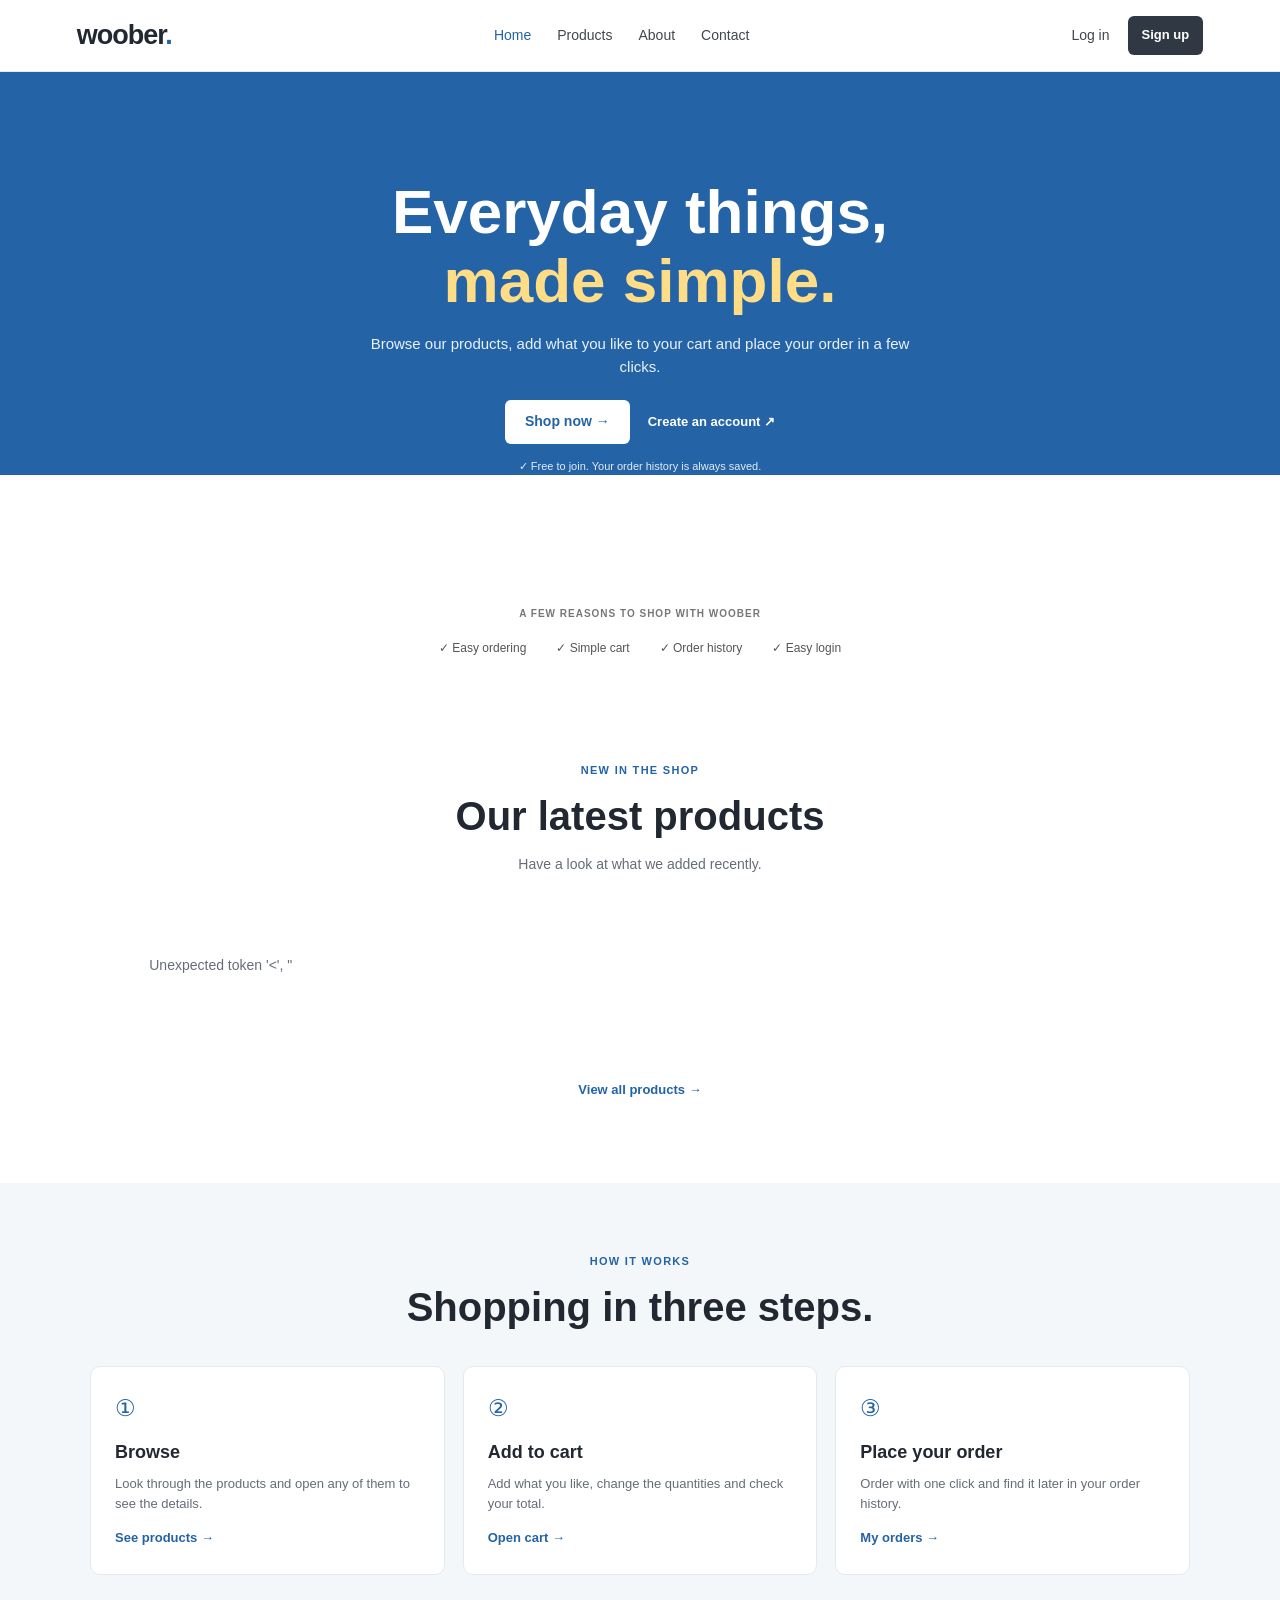
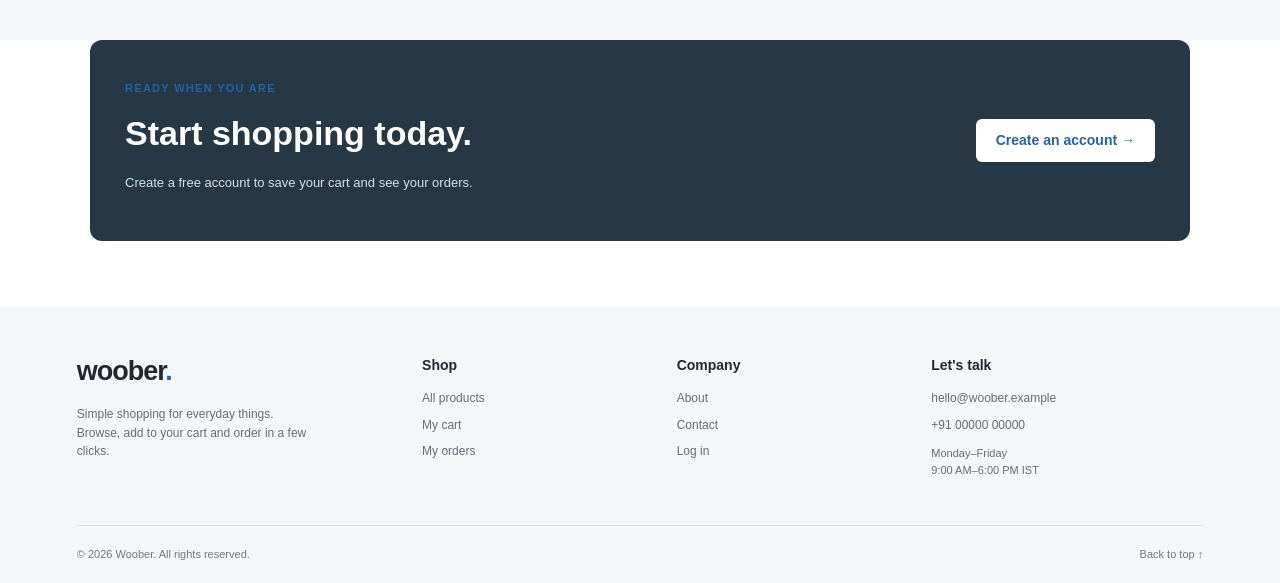
<file: Frontend/index.html>
<!DOCTYPE html>
<html lang="en">
<head>
  <meta charset="UTF-8">
  <meta name="viewport" content="width=device-width, initial-scale=1">
  <title>Woober — Simple online shopping</title>
  <link rel="stylesheet" href="common.css">
  <link rel="stylesheet" href="index.css">
  <link rel="stylesheet" href="user.css">
</head>
<body id="top">

  <header class="site-header">
    <a class="brand" href="index.html"><span class="brand-fallback">woober<span>.</span></span></a>
    <button class="menu-toggle" aria-label="Open navigation" aria-expanded="false">
      <span></span><span></span><span></span>
    </button>
    <nav class="main-nav"><a class="active" href="index.html">Home</a><a href="products.html">Products</a><a href="about.html">About</a><a href="contact.html">Contact</a></nav>
        <div class="header-actions"></div>
  </header>

  <main>
    <section class="home-hero">
      <div class="hero-inner">
        <span class="eyebrow">WELCOME TO WOOBER</span>
        <h1>Everyday things,<br><em>made simple.</em></h1>
        <p>Browse our products, add what you like to your cart and place your order in a few clicks.</p>
        <div class="hero-actions">
          <a class="button button-light" href="products.html">Shop now →</a>
          <a class="hero-link" href="register.html">Create an account ↗</a>
        </div>
        <small>✓ Free to join. Your order history is always saved.</small>
      </div>
    </section>

    <section class="home-trust">
      <b>A FEW REASONS TO SHOP WITH WOOBER</b>
      <div><span>✓ Easy ordering</span><span>✓ Simple cart</span><span>✓ Order history</span><span>✓ Easy login</span></div>
    </section>

    <section class="content-section section-wrap">
      <div class="section-title">
        <span class="section-kicker">NEW IN THE SHOP</span>
        <h2>Our latest products</h2>
        <p>Have a look at what we added recently.</p>
      </div>
      <div id="featured" class="item-grid"></div>
      <p id="pageMessage" class="form-message" aria-live="polite"></p>
      <p style="text-align:center"><a class="text-link" href="products.html">View all products →</a></p>
    </section>

    <section class="content-section muted-section">
      <div class="section-wrap">
        <div class="section-title">
          <span class="section-kicker">HOW IT WORKS</span>
          <h2>Shopping in three steps.</h2>
        </div>
        <div class="card-grid">
          <article class="info-card">
            <div class="info-icon">①</div>
            <h3>Browse</h3>
            <p>Look through the products and open any of them to see the details.</p>
            <a class="text-link" href="products.html">See products →</a>
          </article>
          <article class="info-card">
            <div class="info-icon">②</div>
            <h3>Add to cart</h3>
            <p>Add what you like, change the quantities and check your total.</p>
            <a class="text-link" href="cart.html">Open cart →</a>
          </article>
          <article class="info-card">
            <div class="info-icon">③</div>
            <h3>Place your order</h3>
            <p>Order with one click and find it later in your order history.</p>
            <a class="text-link" href="orders.html">My orders →</a>
          </article>
        </div>
      </div>
    </section>

    <section class="section-wrap home-cta">
      <div>
        <span class="section-kicker">READY WHEN YOU ARE</span>
        <h2>Start shopping today.</h2>
        <p>Create a free account to save your cart and see your orders.</p>
      </div>
      <a class="button button-light" href="register.html">Create an account →</a>
    </section>
  </main>

  <footer class="site-footer">
    <div class="footer-main">
      <div class="footer-brand-column">
        <a class="brand" href="index.html"><span class="brand-fallback">woober<span>.</span></span></a>
        <p>Simple shopping for everyday things. Browse, add to your cart and order in a few clicks.</p>
      </div>
      <div class="footer-column">
        <h3>Shop</h3>
        <a href="products.html">All products</a>
        <a href="cart.html">My cart</a>
        <a href="orders.html">My orders</a>
      </div>
      <div class="footer-column">
        <h3>Company</h3>
        <a href="about.html">About</a>
        <a href="contact.html">Contact</a>
        <a href="login.html">Log in</a>
      </div>
      <div class="footer-column footer-contact">
        <h3>Let's talk</h3>
        <a href="mailto:hello@woober.example">hello@woober.example</a>
        <a href="tel:+910000000000">+91 00000 00000</a>
        <p>Monday–Friday<br>9:00 AM–6:00 PM IST</p>
      </div>
    </div>
    <div class="footer-bottom">
      <p>© <span class="year"></span> Woober. All rights reserved.</p>
      <a href="#top">Back to top ↑</a>
    </div>
  </footer>

  <script src="JS/api.js"></script>
  <script src="JS/home.js"></script>
</body>
</html>
</file>
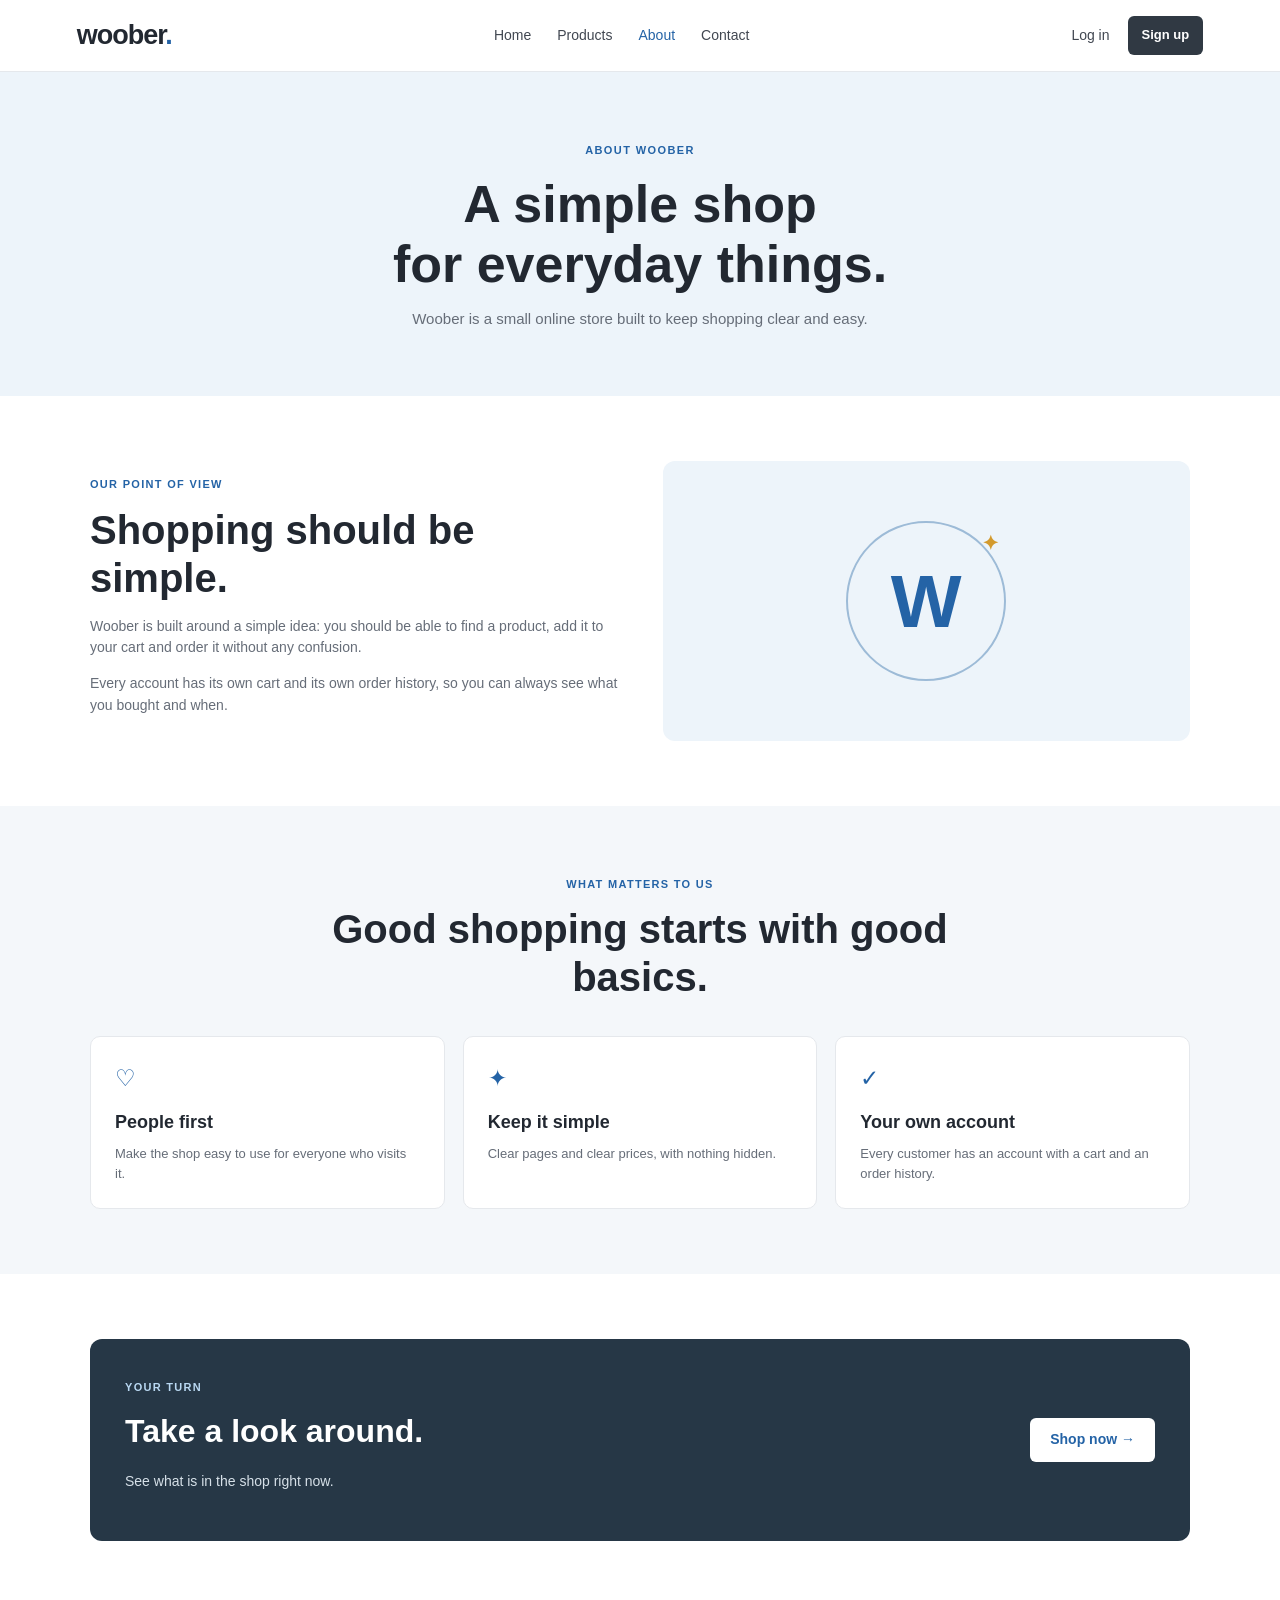
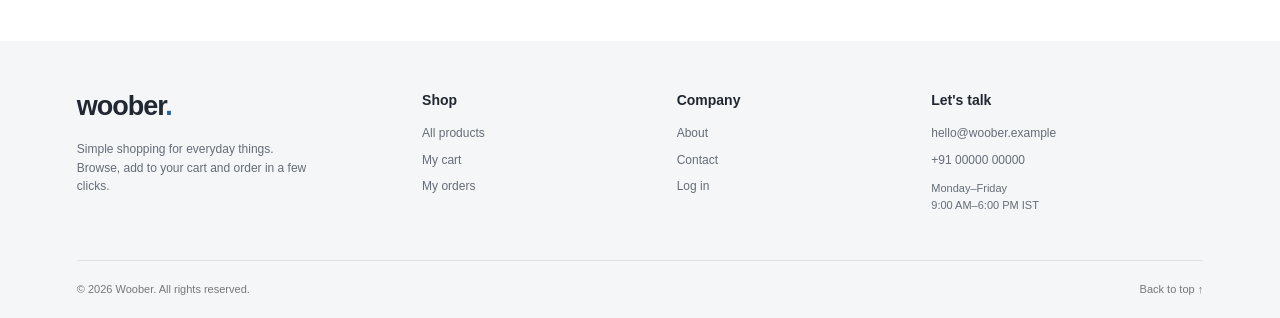
<file: Frontend/about.html>
<!DOCTYPE html>
<html lang="en">
<head>
  <meta charset="UTF-8">
  <meta name="viewport" content="width=device-width, initial-scale=1">
  <title>About — Woober</title>
  <link rel="stylesheet" href="common.css">
  <link rel="stylesheet" href="about.css">
</head>
<body id="top">

  <header class="site-header">
    <a class="brand" href="index.html"><span class="brand-fallback">woober<span>.</span></span></a>
    <button class="menu-toggle" aria-label="Open navigation" aria-expanded="false">
      <span></span><span></span><span></span>
    </button>
    <nav class="main-nav"><a href="index.html">Home</a><a href="products.html">Products</a><a class="active" href="about.html">About</a><a href="contact.html">Contact</a></nav>
        <div class="header-actions"></div>
  </header>

  <main>
    <section class="page-hero">
      <span class="eyebrow">ABOUT WOOBER</span>
      <h1>A simple shop<br>for everyday things.</h1>
      <p>Woober is a small online store built to keep shopping clear and easy.</p>
    </section>

    <section class="content-section section-wrap split-layout">
      <div>
        <span class="section-kicker">OUR POINT OF VIEW</span>
        <h2>Shopping should be simple.</h2>
        <p>Woober is built around a simple idea: you should be able to find a product, add it to your cart and order it without any confusion.</p>
        <p>Every account has its own cart and its own order history, so you can always see what you bought and when.</p>
      </div>
      <div class="visual-panel about-art">
        <div class="orbit">W<span>✦</span></div>
      </div>
    </section>

    <section class="content-section muted-section">
      <div class="section-wrap">
        <div class="section-title">
          <span class="section-kicker">WHAT MATTERS TO US</span>
          <h2>Good shopping starts with good basics.</h2>
        </div>
        <div class="card-grid">
          <article class="info-card">
            <div class="info-icon">♡</div>
            <h3>People first</h3>
            <p>Make the shop easy to use for everyone who visits it.</p>
          </article>
          <article class="info-card">
            <div class="info-icon">✦</div>
            <h3>Keep it simple</h3>
            <p>Clear pages and clear prices, with nothing hidden.</p>
          </article>
          <article class="info-card">
            <div class="info-icon">✓</div>
            <h3>Your own account</h3>
            <p>Every customer has an account with a cart and an order history.</p>
          </article>
        </div>
      </div>
    </section>

    <section class="content-section section-wrap">
      <div class="cta-panel">
        <div>
          <span class="section-kicker">YOUR TURN</span>
          <h2>Take a look around.</h2>
          <p>See what is in the shop right now.</p>
        </div>
        <a class="button button-light" href="products.html">Shop now →</a>
      </div>
    </section>
  </main>

  <footer class="site-footer">
    <div class="footer-main">
      <div class="footer-brand-column">
        <a class="brand" href="index.html"><span class="brand-fallback">woober<span>.</span></span></a>
        <p>Simple shopping for everyday things. Browse, add to your cart and order in a few clicks.</p>
      </div>
      <div class="footer-column">
        <h3>Shop</h3>
        <a href="products.html">All products</a>
        <a href="cart.html">My cart</a>
        <a href="orders.html">My orders</a>
      </div>
      <div class="footer-column">
        <h3>Company</h3>
        <a href="about.html">About</a>
        <a href="contact.html">Contact</a>
        <a href="login.html">Log in</a>
      </div>
      <div class="footer-column footer-contact">
        <h3>Let's talk</h3>
        <a href="mailto:hello@woober.example">hello@woober.example</a>
        <a href="tel:+910000000000">+91 00000 00000</a>
        <p>Monday–Friday<br>9:00 AM–6:00 PM IST</p>
      </div>
    </div>
    <div class="footer-bottom">
      <p>© <span class="year"></span> Woober. All rights reserved.</p>
      <a href="#top">Back to top ↑</a>
    </div>
  </footer>

  <script src="JS/api.js"></script>
</body>
</html>
</file>
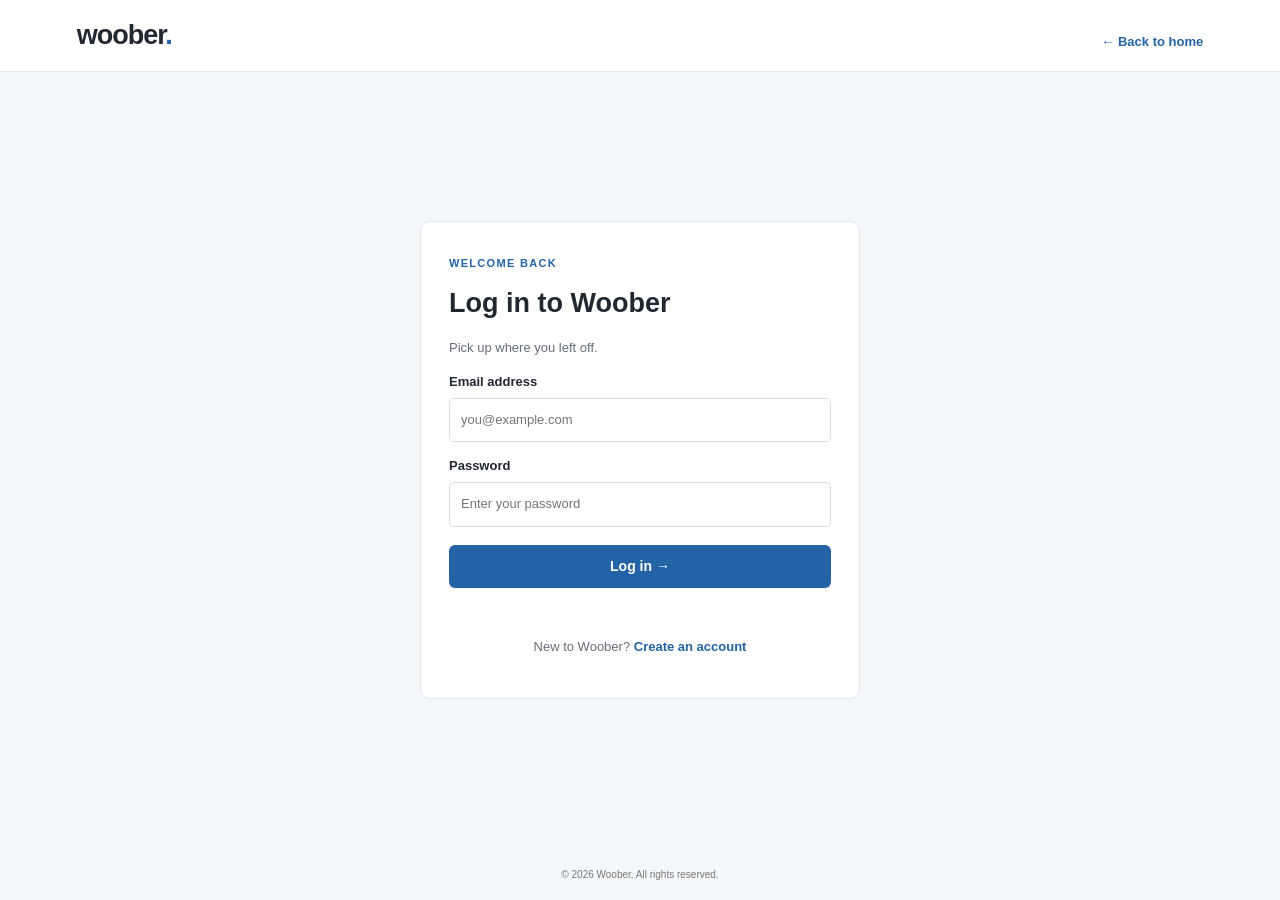
<file: Frontend/admin-orders.html>
<!DOCTYPE html>
<html lang="en">
<head>
  <meta charset="UTF-8">
  <meta name="viewport" content="width=device-width, initial-scale=1">
  <title>All orders — Woober</title>
  <link rel="stylesheet" href="common.css">
  <link rel="stylesheet" href="user.css">
</head>
<body class="user-page" id="top">

  <header class="site-header">
    <a class="brand" href="index.html"><span class="brand-fallback">woober<span>.</span></span></a>
    <button class="menu-toggle" aria-label="Open navigation" aria-expanded="false">
      <span></span><span></span><span></span>
    </button>
    <nav class="main-nav"><a href="index.html">Home</a><a href="products.html">Products</a><a href="about.html">About</a><a href="contact.html">Contact</a></nav>
        <div class="header-actions"></div>
  </header>

  <main>
    <section class="user-hero">
      <div class="section-wrap">
        <span class="eyebrow">ADMIN</span>
        <h1>Customer orders</h1>
        <p>Every order placed in the shop.</p>
      </div>
    </section>

    <div class="section-wrap user-main">
      <div class="panel-head" style="margin-bottom:14px">
        <span id="count" class="chip"></span>
      </div>
      <p id="pageMessage" class="form-message" aria-live="polite"></p>
      <div id="orderList"><p class="empty">Loading...</p></div>
    </div>
  </main>

  <footer class="site-footer">
    <div class="footer-bottom">
      <p>© <span class="year"></span> Woober. All rights reserved.</p>
      <a href="index.html">Back to home ↑</a>
    </div>
  </footer>

  <script src="JS/api.js"></script>
  <script src="JS/admin-orders.js"></script>
</body>
</html>
</file>
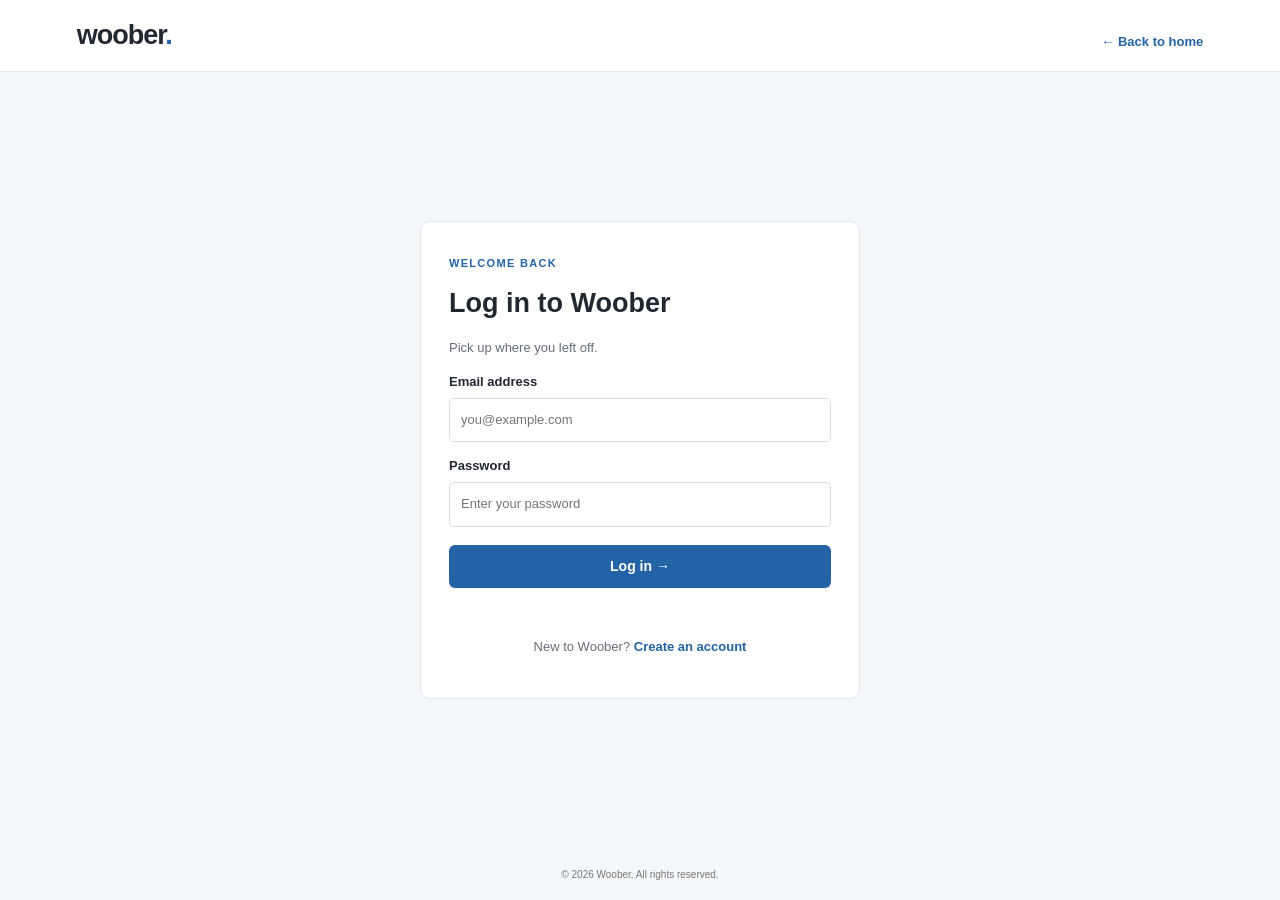
<file: Frontend/admin-products.html>
<!DOCTYPE html>
<html lang="en">
<head>
  <meta charset="UTF-8">
  <meta name="viewport" content="width=device-width, initial-scale=1">
  <title>Manage products — Woober</title>
  <link rel="stylesheet" href="common.css">
  <link rel="stylesheet" href="user.css">
</head>
<body class="user-page" id="top">

  <header class="site-header">
    <a class="brand" href="index.html"><span class="brand-fallback">woober<span>.</span></span></a>
    <button class="menu-toggle" aria-label="Open navigation" aria-expanded="false">
      <span></span><span></span><span></span>
    </button>
    <nav class="main-nav"><a href="index.html">Home</a><a href="products.html">Products</a><a href="about.html">About</a><a href="contact.html">Contact</a></nav>
        <div class="header-actions"></div>
  </header>

  <main>
    <section class="user-hero">
      <div class="section-wrap">
        <span class="eyebrow">ADMIN</span>
        <h1>Manage products</h1>
        <p>Add new products, edit their details or remove them.</p>
      </div>
    </section>

    <div class="section-wrap user-main">
      <div class="manage-layout">

                <form class="form-card" id="productForm">
          <span class="section-kicker" id="formKicker">ADD NEW PRODUCT</span>

          <label for="name">Name</label>
          <input id="name" required maxlength="100" placeholder="e.g. Linen summer shirt">

          <label for="price">Price (₹)</label>
          <input id="price" type="number" required min="0" step="0.01" placeholder="e.g. 799">

          <label for="stock">Stock (how many in the shop)</label>
          <input id="stock" type="number" required min="0" step="1" placeholder="e.g. 20">

          <label for="description">Description</label>
          <textarea id="description" maxlength="1000" placeholder="Describe this product"></textarea>

          <label for="imageUrl">Image link (paste a web address, optional)</label>
          <input id="imageUrl" placeholder="https://example.com/photo.jpg">

          <div class="form-actions">
            <button class="button button-blue" type="submit" id="submitBtn">Add product</button>
            <button class="button button-outline" type="button" id="cancelBtn" hidden>Cancel</button>
          </div>
          <p class="form-message" id="formMessage" aria-live="polite"></p>
        </form>

                <section class="panel">
          <div class="panel-head">
            <h2>All products</h2>
            <span id="count" class="chip"></span>
          </div>
          <div id="list"></div>
        </section>

      </div>
    </div>
  </main>

  <footer class="site-footer">
    <div class="footer-bottom">
      <p>© <span class="year"></span> Woober. All rights reserved.</p>
      <a href="index.html">Back to home ↑</a>
    </div>
  </footer>

  <script src="JS/api.js"></script>
  <script src="JS/admin-products.js"></script>
</body>
</html>
</file>
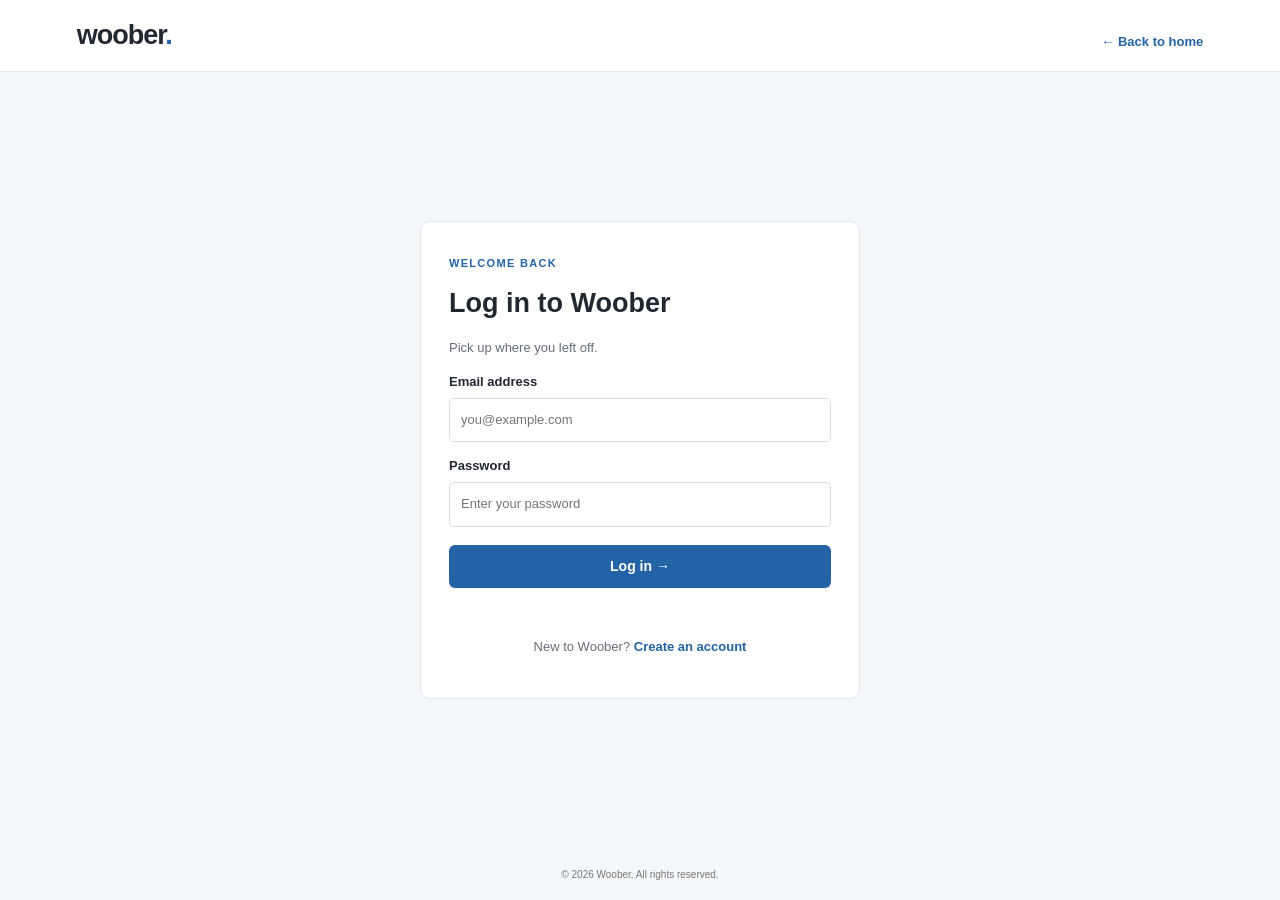
<file: Frontend/cart.html>
<!DOCTYPE html>
<html lang="en">
<head>
  <meta charset="UTF-8">
  <meta name="viewport" content="width=device-width, initial-scale=1">
  <title>My cart — Woober</title>
  <link rel="stylesheet" href="common.css">
  <link rel="stylesheet" href="user.css">
</head>
<body class="user-page" id="top">

  <header class="site-header">
    <a class="brand" href="index.html"><span class="brand-fallback">woober<span>.</span></span></a>
    <button class="menu-toggle" aria-label="Open navigation" aria-expanded="false">
      <span></span><span></span><span></span>
    </button>
    <nav class="main-nav"><a href="index.html">Home</a><a href="products.html">Products</a><a href="about.html">About</a><a href="contact.html">Contact</a></nav>
        <div class="header-actions"></div>
  </header>

  <main>
    <section class="user-hero">
      <div class="section-wrap">
        <span class="eyebrow">SHOPPING CART</span>
        <h1>My cart</h1>
        <p>Check your items, then place your order.</p>
      </div>
    </section>

    <div class="section-wrap user-main">
      <p id="pageMessage" class="form-message" aria-live="polite"></p>
      <div class="cart-layout">
        <section class="panel">
          <h2>Items</h2>
          <div id="cartList"><p class="empty">Loading...</p></div>
        </section>
        <aside class="panel cart-summary" id="summary" hidden>
          <h2>Order summary</h2>
          <p class="summary-line"><span>Items</span><span id="itemCount"></span></p>
          <p class="summary-line total-line"><span>Total</span><span id="total"></span></p>
          <button class="button" id="orderBtn" type="button">Place order</button>
          <a class="text-link" href="products.html">Continue shopping</a>
        </aside>
      </div>
    </div>
  </main>

  <footer class="site-footer">
    <div class="footer-bottom">
      <p>© <span class="year"></span> Woober. All rights reserved.</p>
      <a href="index.html">Back to home ↑</a>
    </div>
  </footer>

  <script src="JS/api.js"></script>
  <script src="JS/cart.js"></script>
</body>
</html>
</file>
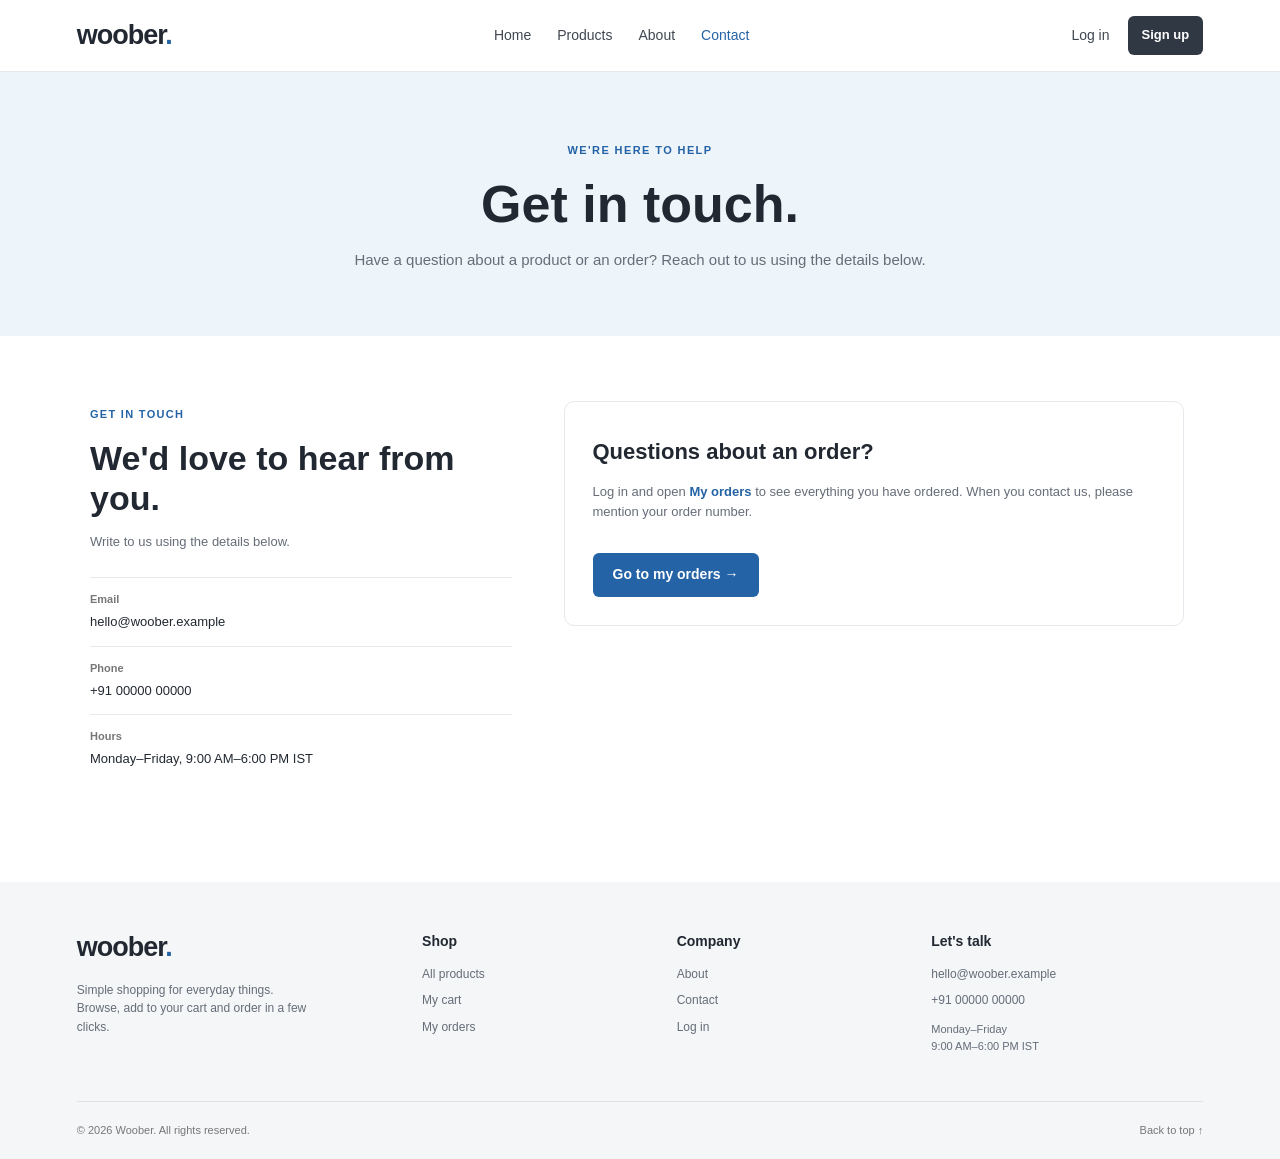
<file: Frontend/contact.html>
<!DOCTYPE html>
<html lang="en">
<head>
  <meta charset="UTF-8">
  <meta name="viewport" content="width=device-width, initial-scale=1">
  <title>Contact — Woober</title>
  <link rel="stylesheet" href="common.css">
  <link rel="stylesheet" href="contact.css">
</head>
<body id="top">

  <header class="site-header">
    <a class="brand" href="index.html"><span class="brand-fallback">woober<span>.</span></span></a>
    <button class="menu-toggle" aria-label="Open navigation" aria-expanded="false">
      <span></span><span></span><span></span>
    </button>
    <nav class="main-nav"><a href="index.html">Home</a><a href="products.html">Products</a><a href="about.html">About</a><a class="active" href="contact.html">Contact</a></nav>
        <div class="header-actions"></div>
  </header>

  <main>
    <section class="page-hero">
      <span class="eyebrow">WE'RE HERE TO HELP</span>
      <h1>Get in touch.</h1>
      <p>Have a question about a product or an order? Reach out to us using the details below.</p>
    </section>

    <section class="content-section section-wrap contact-layout">
      <div class="contact-info">
        <span class="section-kicker">GET IN TOUCH</span>
        <h2>We'd love to hear from you.</h2>
        <p>Write to us using the details below.</p>
        <div class="contact-detail"><b>Email</b><a href="mailto:hello@woober.example">hello@woober.example</a></div>
        <div class="contact-detail"><b>Phone</b><a href="tel:+910000000000">+91 00000 00000</a></div>
        <div class="contact-detail"><b>Hours</b><span>Monday–Friday, 9:00 AM–6:00 PM IST</span></div>
      </div>
      <div class="form-card">
        <h2>Questions about an order?</h2>
        <p style="font-size:13px;color:var(--muted)">Log in and open <a href="orders.html" style="color:var(--blue);font-weight:600">My orders</a> to see everything you have ordered. When you contact us, please mention your order number.</p>
        <a class="button" href="orders.html">Go to my orders →</a>
      </div>
    </section>
  </main>

  <footer class="site-footer">
    <div class="footer-main">
      <div class="footer-brand-column">
        <a class="brand" href="index.html"><span class="brand-fallback">woober<span>.</span></span></a>
        <p>Simple shopping for everyday things. Browse, add to your cart and order in a few clicks.</p>
      </div>
      <div class="footer-column">
        <h3>Shop</h3>
        <a href="products.html">All products</a>
        <a href="cart.html">My cart</a>
        <a href="orders.html">My orders</a>
      </div>
      <div class="footer-column">
        <h3>Company</h3>
        <a href="about.html">About</a>
        <a href="contact.html">Contact</a>
        <a href="login.html">Log in</a>
      </div>
      <div class="footer-column footer-contact">
        <h3>Let's talk</h3>
        <a href="mailto:hello@woober.example">hello@woober.example</a>
        <a href="tel:+910000000000">+91 00000 00000</a>
        <p>Monday–Friday<br>9:00 AM–6:00 PM IST</p>
      </div>
    </div>
    <div class="footer-bottom">
      <p>© <span class="year"></span> Woober. All rights reserved.</p>
      <a href="#top">Back to top ↑</a>
    </div>
  </footer>

  <script src="JS/api.js"></script>
</body>
</html>
</file>
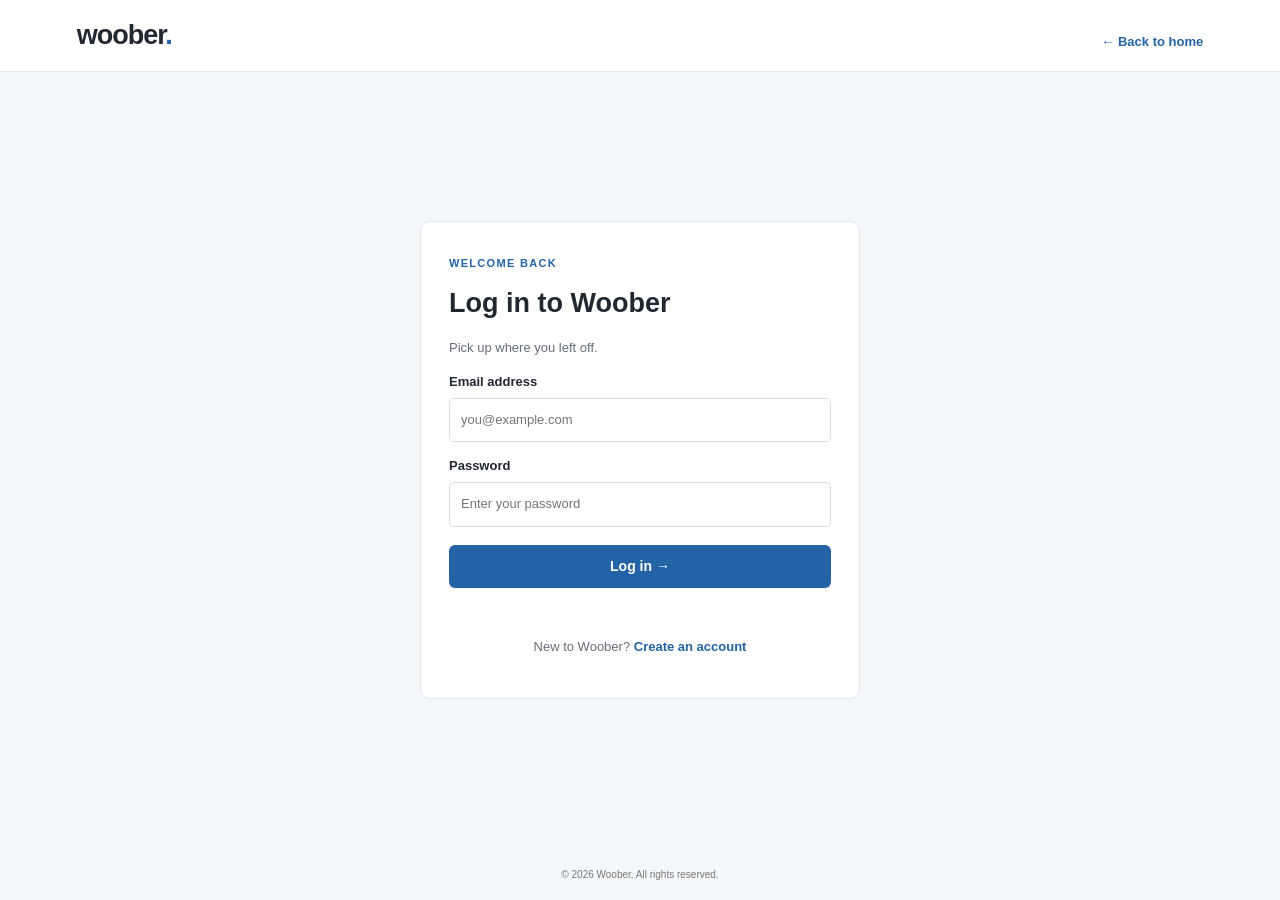
<file: Frontend/dashboard.html>
<!DOCTYPE html>
<html lang="en">
<head>
  <meta charset="UTF-8">
  <meta name="viewport" content="width=device-width, initial-scale=1">
  <title>Account — Woober</title>
  <link rel="stylesheet" href="common.css">
  <link rel="stylesheet" href="user.css">
</head>
<body class="user-page" id="top">

  <header class="site-header">
    <a class="brand" href="index.html"><span class="brand-fallback">woober<span>.</span></span></a>
    <button class="menu-toggle" aria-label="Open navigation" aria-expanded="false">
      <span></span><span></span><span></span>
    </button>
    <nav class="main-nav"><a href="index.html">Home</a><a href="products.html">Products</a><a href="about.html">About</a><a href="contact.html">Contact</a></nav>
        <div class="header-actions"></div>
  </header>

  <main>
    <section class="user-hero">
      <div class="section-wrap">
        <span class="eyebrow">YOUR ACCOUNT</span>
        <h1>Welcome, <span id="welcomeName">...</span>!</h1>
        <p>Your details and quick links.</p>
      </div>
    </section>

    <div class="section-wrap user-main">
            <div class="dash-grid">
        <section class="panel">
          <h2>Your profile</h2>
          <dl class="profile-list">
            <div><dt>Name</dt><dd id="pName"></dd></div>
            <div><dt>Email</dt><dd id="pEmail"></dd></div>
            <div><dt>Account type</dt><dd id="pRole"></dd></div>
            <div><dt>Member since</dt><dd id="pSince"></dd></div>
          </dl>
        </section>
      </div>

            <div class="quick-links" id="links"></div>

            <form class="form-card edit-card" id="profileForm">
        <span class="section-kicker">EDIT PROFILE</span>
        <label for="editName">Name</label>
        <input id="editName" required maxlength="100">
        <label for="editEmail">Email address</label>
        <input id="editEmail" type="email" required>
        <label for="newPassword">New password (leave empty to keep the old one)</label>
        <input id="newPassword" type="password" minlength="6" placeholder="At least 6 characters">
        <button class="button button-blue" type="submit">Save profile</button>
        <p class="form-message" id="profileMessage" aria-live="polite"></p>
      </form>
    </div>
  </main>

  <footer class="site-footer">
    <div class="footer-bottom">
      <p>© <span class="year"></span> Woober. All rights reserved.</p>
      <a href="index.html">Back to home ↑</a>
    </div>
  </footer>

  <script src="JS/api.js"></script>
  <script src="JS/dashboard.js"></script>
</body>
</html>
</file>
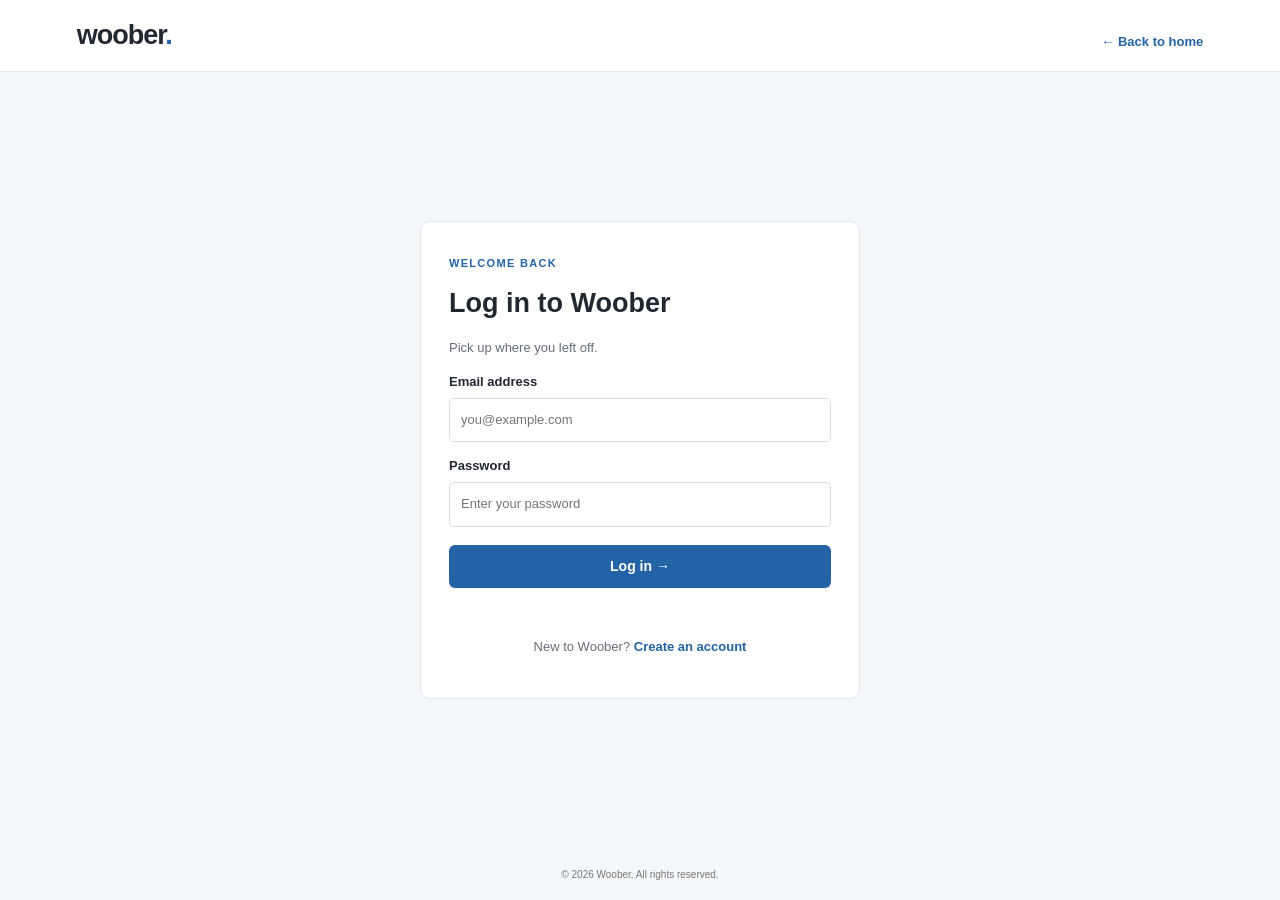
<file: Frontend/login.html>
<!DOCTYPE html>
<html lang="en">

<head>
    <meta charset="UTF-8">
    <meta name="viewport" content="width=device-width,initial-scale=1">
    <title>Log in — Woober</title>
    <link rel="stylesheet" href="common.css">
    <link rel="stylesheet" href="login.css">
</head>

<body class="auth-page">
    <header class="site-header"><a class="brand" href="index.html"><span
                class="brand-fallback">woober<span>.</span></span></a><a class="text-link" href="index.html">← Back to
            home</a></header>
    <main class="auth-main">
        <form class="form-card auth-card" id="loginForm"><span class="section-kicker">WELCOME BACK</span>
            <h1>Log in to Woober</h1>
            <p>Pick up where you left off.</p><label for="loginEmail">Email address</label><input id="loginEmail"
                type="email" required placeholder="you@example.com"><label for="loginPassword">Password</label><input
                id="loginPassword" type="password" required minlength="6" placeholder="Enter your password">
            <button class="button button-blue" type="submit">Log in →</button>
            <p class="form-message error" id="loginMessage" aria-live="polite"></p>
            <p class="signup-line">New to Woober? <a href="register.html">Create an account</a></p>
        </form>
    </main>
    <footer class="auth-footer">© <span class="year"></span> Woober. All rights reserved.</footer>
    <script src="JS/api.js"></script>
    <script src="JS/script.js"></script>
</body>

</html>
</file>
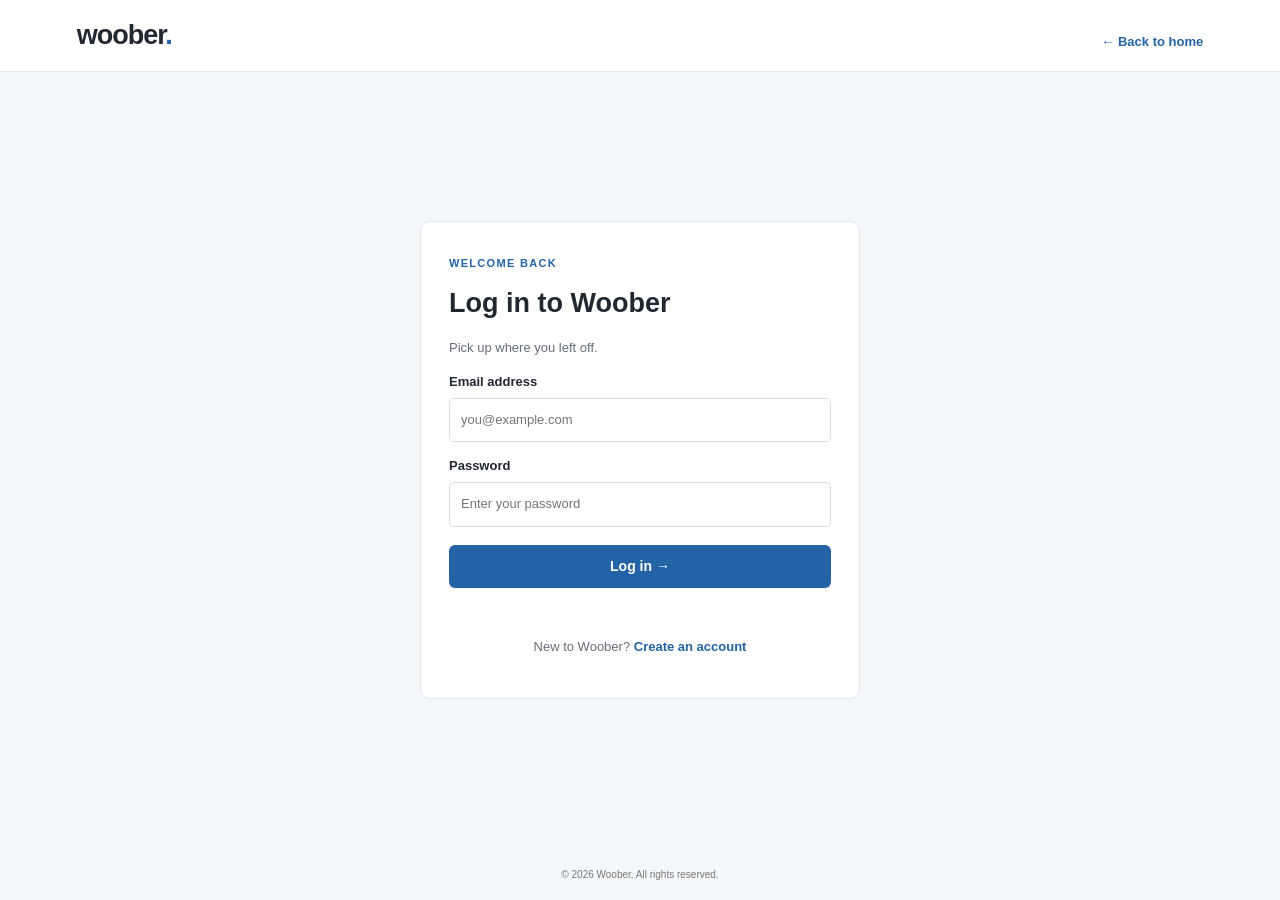
<file: Frontend/orders.html>
<!DOCTYPE html>
<html lang="en">
<head>
  <meta charset="UTF-8">
  <meta name="viewport" content="width=device-width, initial-scale=1">
  <title>My orders — Woober</title>
  <link rel="stylesheet" href="common.css">
  <link rel="stylesheet" href="user.css">
</head>
<body class="user-page" id="top">

  <header class="site-header">
    <a class="brand" href="index.html"><span class="brand-fallback">woober<span>.</span></span></a>
    <button class="menu-toggle" aria-label="Open navigation" aria-expanded="false">
      <span></span><span></span><span></span>
    </button>
    <nav class="main-nav"><a href="index.html">Home</a><a href="products.html">Products</a><a href="about.html">About</a><a href="contact.html">Contact</a></nav>
        <div class="header-actions"></div>
  </header>

  <main>
    <section class="user-hero">
      <div class="section-wrap">
        <span class="eyebrow">ORDER HISTORY</span>
        <h1>My orders</h1>
        <p>Everything you have ordered so far.</p>
      </div>
    </section>

    <div class="section-wrap user-main">
      <p id="pageMessage" class="form-message" aria-live="polite"></p>
      <div id="orderList"><p class="empty">Loading...</p></div>
    </div>
  </main>

  <footer class="site-footer">
    <div class="footer-bottom">
      <p>© <span class="year"></span> Woober. All rights reserved.</p>
      <a href="index.html">Back to home ↑</a>
    </div>
  </footer>

  <script src="JS/api.js"></script>
  <script src="JS/orders.js"></script>
</body>
</html>
</file>
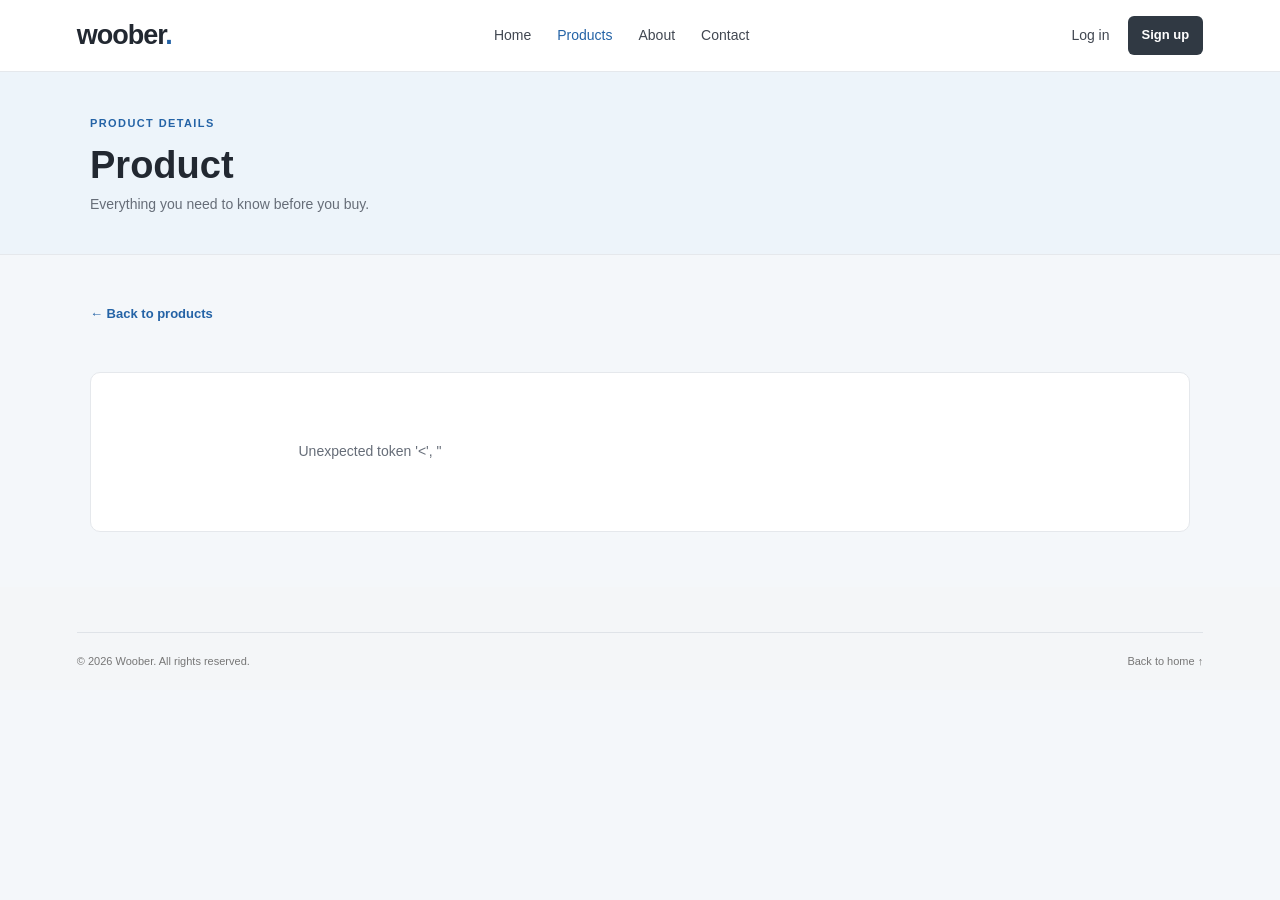
<file: Frontend/product.html>
<!DOCTYPE html>
<html lang="en">
<head>
  <meta charset="UTF-8">
  <meta name="viewport" content="width=device-width, initial-scale=1">
  <title>Product — Woober</title>
  <link rel="stylesheet" href="common.css">
  <link rel="stylesheet" href="user.css">
</head>
<body class="user-page" id="top">

  <header class="site-header">
    <a class="brand" href="index.html"><span class="brand-fallback">woober<span>.</span></span></a>
    <button class="menu-toggle" aria-label="Open navigation" aria-expanded="false">
      <span></span><span></span><span></span>
    </button>
    <nav class="main-nav"><a href="index.html">Home</a><a class="active" href="products.html">Products</a><a href="about.html">About</a><a href="contact.html">Contact</a></nav>
        <div class="header-actions"></div>
  </header>

  <main>
    <section class="user-hero">
      <div class="section-wrap">
        <span class="eyebrow">PRODUCT DETAILS</span>
        <h1>Product</h1>
        <p>Everything you need to know before you buy.</p>
      </div>
    </section>

    <div class="section-wrap user-main">
      <p><a class="text-link" style="margin-top:0" href="products.html">← Back to products</a></p>
      <p id="pageMessage" class="form-message" aria-live="polite"></p>
      <div id="detail" class="panel product-detail"><p class="empty">Loading...</p></div>
    </div>
  </main>

  <footer class="site-footer">
    <div class="footer-bottom">
      <p>© <span class="year"></span> Woober. All rights reserved.</p>
      <a href="index.html">Back to home ↑</a>
    </div>
  </footer>

  <script src="JS/api.js"></script>
  <script src="JS/product.js"></script>
</body>
</html>
</file>
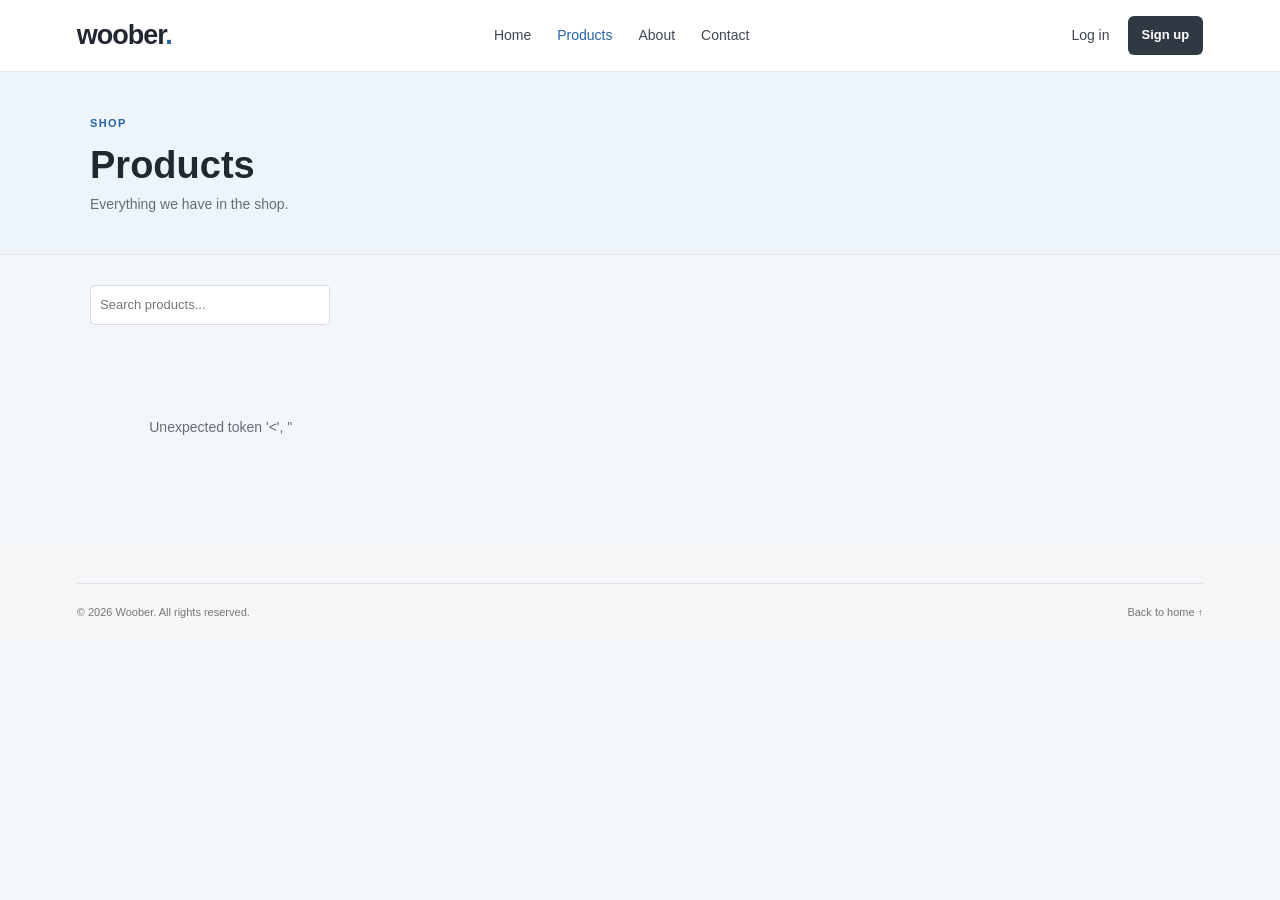
<file: Frontend/products.html>
<!DOCTYPE html>
<html lang="en">
<head>
  <meta charset="UTF-8">
  <meta name="viewport" content="width=device-width, initial-scale=1">
  <title>Products — Woober</title>
  <link rel="stylesheet" href="common.css">
  <link rel="stylesheet" href="user.css">
</head>
<body class="user-page" id="top">

  <header class="site-header">
    <a class="brand" href="index.html"><span class="brand-fallback">woober<span>.</span></span></a>
    <button class="menu-toggle" aria-label="Open navigation" aria-expanded="false">
      <span></span><span></span><span></span>
    </button>
    <nav class="main-nav"><a href="index.html">Home</a><a class="active" href="products.html">Products</a><a href="about.html">About</a><a href="contact.html">Contact</a></nav>
        <div class="header-actions"></div>
  </header>

  <main>
    <section class="user-hero">
      <div class="section-wrap">
        <span class="eyebrow">SHOP</span>
        <h1>Products</h1>
        <p>Everything we have in the shop.</p>
      </div>
    </section>

    <div class="section-wrap user-main">
      <div class="toolbar">
        <label class="sr-only" for="search">Search products</label>
        <input id="search" type="search" placeholder="Search products...">
        <span id="count"></span>
      </div>
      <p id="pageMessage" class="form-message" aria-live="polite"></p>
      <div id="grid" class="item-grid"></div>
    </div>
  </main>

  <footer class="site-footer">
    <div class="footer-bottom">
      <p>© <span class="year"></span> Woober. All rights reserved.</p>
      <a href="index.html">Back to home ↑</a>
    </div>
  </footer>

  <script src="JS/api.js"></script>
  <script src="JS/products.js"></script>
</body>
</html>
</file>
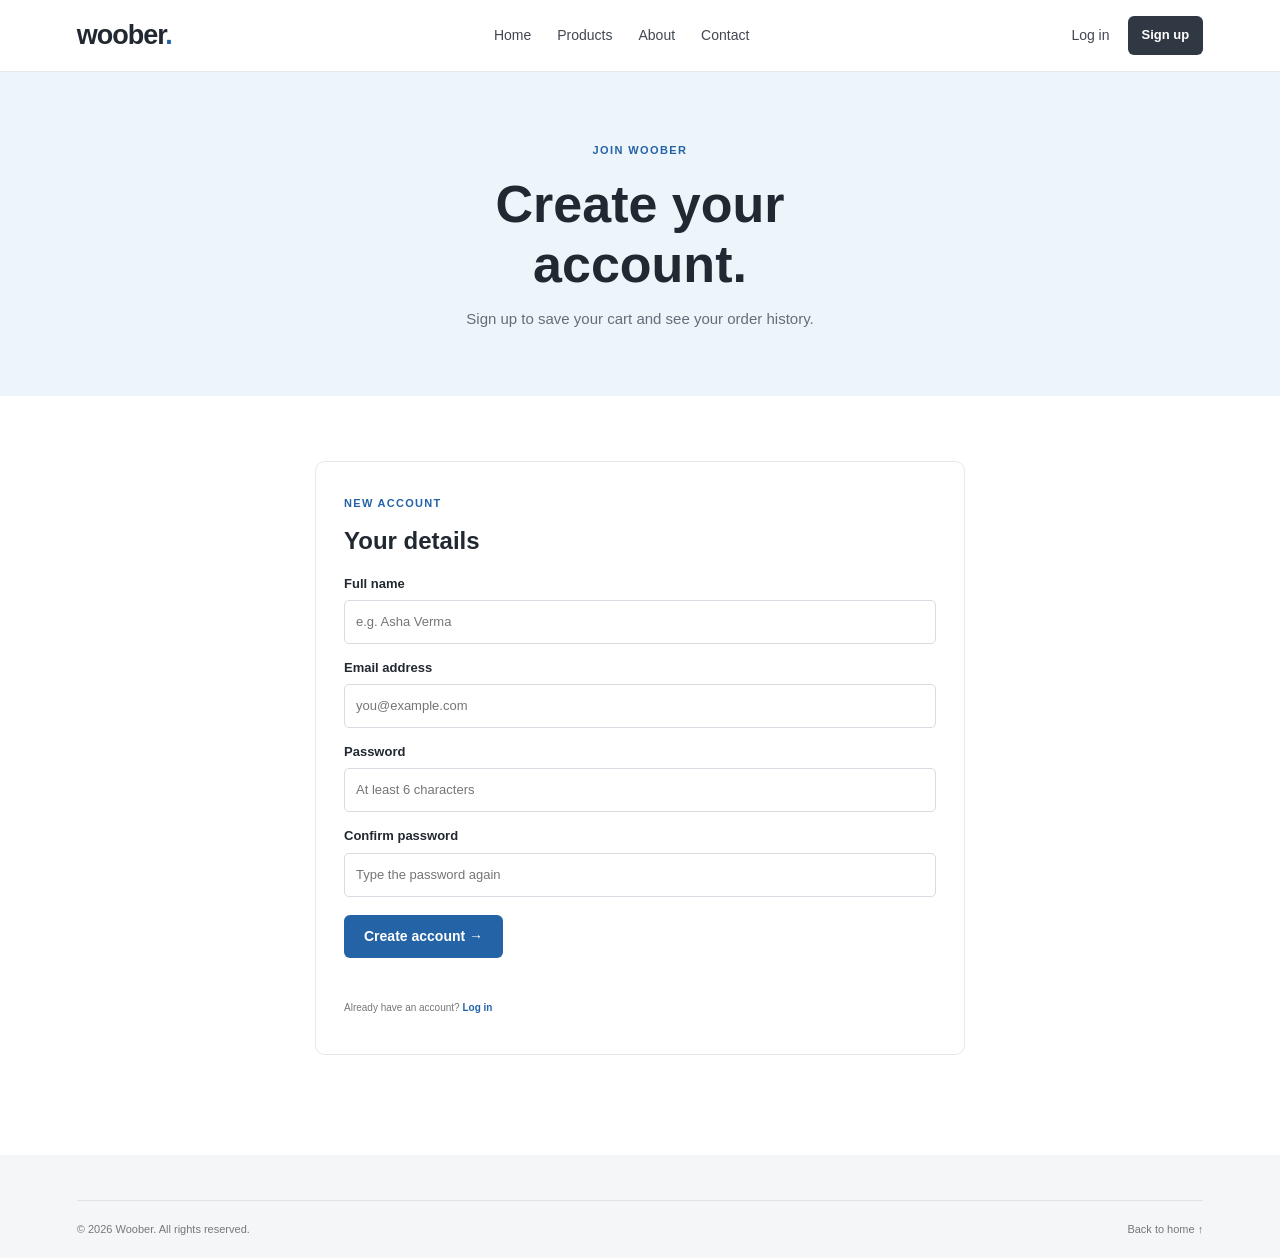
<file: Frontend/register.html>
<!DOCTYPE html>
<html lang="en">
<head>
  <meta charset="UTF-8">
  <meta name="viewport" content="width=device-width, initial-scale=1">
  <title>Create an account — Woober</title>
  <link rel="stylesheet" href="common.css">
  <link rel="stylesheet" href="store.css">
</head>
<body id="top">

  <header class="site-header">
    <a class="brand" href="index.html"><span class="brand-fallback">woober<span>.</span></span></a>
    <button class="menu-toggle" aria-label="Open navigation" aria-expanded="false">
      <span></span><span></span><span></span>
    </button>
    <nav class="main-nav"><a href="index.html">Home</a><a href="products.html">Products</a><a href="about.html">About</a><a href="contact.html">Contact</a></nav>
        <div class="header-actions"></div>
  </header>

  <main>
    <section class="page-hero">
      <span class="eyebrow">JOIN WOOBER</span>
      <h1>Create your<br>account.</h1>
      <p>Sign up to save your cart and see your order history.</p>
    </section>
    <section class="content-section section-wrap">
      <form class="form-card store-form" id="registerForm">
        <span class="section-kicker">NEW ACCOUNT</span>
        <h2>Your details</h2>
        <label for="registerName">Full name</label>
        <input id="registerName" required maxlength="100" placeholder="e.g. Asha Verma">
        <label for="registerEmail">Email address</label>
        <input id="registerEmail" type="email" required placeholder="you@example.com">
        <label for="registerPassword">Password</label>
        <input id="registerPassword" type="password" required minlength="6" placeholder="At least 6 characters">
        <label for="registerPassword2">Confirm password</label>
        <input id="registerPassword2" type="password" required minlength="6" placeholder="Type the password again">
        <button class="button button-blue" type="submit">Create account →</button>
        <p class="form-message error" id="registerMessage" aria-live="polite"></p>
        <p class="form-hint">Already have an account? <a href="login.html" style="color:var(--blue);font-weight:600">Log in</a></p>
      </form>
    </section>
  </main>

  <footer class="site-footer">
    <div class="footer-bottom">
      <p>© <span class="year"></span> Woober. All rights reserved.</p>
      <a href="index.html">Back to home ↑</a>
    </div>
  </footer>

  <script src="JS/api.js"></script>
  <script src="JS/script.js"></script>
</body>
</html>
</file>
<file: Frontend/common.css>
:root {
    --blue: #2463a6;
    --blue-dark: #194d83;
    --ink: #222831;
    --muted: #666d78;
    --line: #e5e8ec;
    --soft: #f4f7fa
}

* {
    box-sizing: border-box
}

html {
    scroll-behavior: smooth
}

body {
    margin: 0;
    font-family: Arial, Helvetica, sans-serif;
    color: var(--ink);
    line-height: 1.55;
    background: #fff
}

a {
    color: inherit;
    text-decoration: none
}

button,
input,
textarea,
select {
    font: inherit
}

.site-header {
    height: 72px;
    padding: 0 6%;
    display: flex;
    align-items: center;
    justify-content: space-between;
    gap: 20px;
    background: #fff;
    border-bottom: 1px solid var(--line);
    position: sticky;
    top: 0;
    z-index: 10
}

.brand {
    display: flex;
    align-items: center
}

.brand-fallback {
    font-size: 27px;
    font-weight: 700;
    letter-spacing: -1px
}

.brand-fallback span {
    color: var(--blue)
}

.logo-image {
    width: 125px;
    max-height: 45px;
    object-fit: contain
}

.main-nav {
    display: flex;
    align-items: center;
    gap: 26px
}

.main-nav a,
.login-link {
    font-size: 14px;
    color: #414751
}

.main-nav a:hover,
.main-nav a.active,
.login-link:hover {
    color: var(--blue)
}

.header-actions {
    display: flex;
    align-items: center;
    gap: 18px
}

.button {
    display: inline-flex;
    align-items: center;
    justify-content: center;
    padding: 11px 20px;
    border: 0;
    border-radius: 6px;
    background: var(--blue);
    color: #fff;
    font-size: 14px;
    font-weight: 600;
    cursor: pointer;
    transition: background .2s
}

.button:hover {
    background: var(--blue-dark)
}

.button-dark {
    background: #303943
}

.button-dark:hover {
    background: #151b22
}

.button-blue {
    background: var(--blue)
}

.button-light {
    background: #fff;
    color: var(--blue)
}

.button-light:hover {
    background: #eaf2fa;
    color: var(--blue-dark)
}

.button-small {
    padding: 9px 14px;
    font-size: 13px
}

.main-nav .nav-login {
    display: none
}

.menu-toggle {
    display: none;
    background: none;
    border: 0;
    padding: 6px
}

.menu-toggle span {
    display: block;
    width: 23px;
    height: 2px;
    background: #222;
    margin: 5px
}

.page-hero {
    padding: 65px 20px;
    text-align: center;
    background: #edf4fa;
    color: var(--ink)
}

.page-hero .eyebrow,
.eyebrow {
    font-size: 11px;
    letter-spacing: 1.4px;
    font-weight: 700;
    color: var(--blue)
}

.page-hero h1 {
    font-size: clamp(34px, 5vw, 52px);
    line-height: 1.15;
    margin: 13px 0
}

.page-hero p {
    max-width: 620px;
    margin: 0 auto;
    color: var(--muted);
    font-size: 15px
}

.section-wrap {
    width: min(1100px, 90%);
    margin: 0 auto
}

.content-section {
    padding: 65px 0
}

.muted-section {
    background: var(--soft)
}

.section-title {
    text-align: center;
    max-width: 680px;
    margin: 0 auto 35px
}

.section-kicker {
    font-size: 11px;
    letter-spacing: 1.3px;
    font-weight: 700;
    color: var(--blue)
}

.section-title h2,
.split-layout h2 {
    font-size: clamp(28px, 4vw, 40px);
    line-height: 1.2;
    margin: 10px 0
}

.section-title p,
.split-layout p {
    font-size: 14px;
    color: var(--muted)
}

.card-grid {
    display: grid;
    grid-template-columns: repeat(3, 1fr);
    gap: 18px
}

.info-card {
    padding: 24px;
    background: #fff;
    border: 1px solid var(--line);
    border-radius: 10px;
    transition: transform .2s, box-shadow .2s
}

.info-card:hover {
    transform: translateY(-3px);
    box-shadow: 0 8px 20px rgba(0, 0, 0, .06)
}

.info-icon {
    font-size: 23px;
    color: var(--blue)
}

.info-card h3 {
    font-size: 18px;
    margin: 12px 0 7px
}

.info-card p {
    font-size: 13px;
    color: var(--muted);
    margin: 0
}

.text-link {
    display: inline-block;
    margin-top: 14px;
    color: var(--blue);
    font-size: 13px;
    font-weight: 700
}

.text-link:hover {
    text-decoration: underline
}

.split-layout {
    display: grid;
    grid-template-columns: 1fr 1fr;
    align-items: center;
    gap: 45px
}

.visual-panel {
    min-height: 280px;
    border-radius: 12px;
    background: #edf4fa;
    display: grid;
    place-items: center;
    padding: 25px
}

.cta-panel {
    background: #263746;
    color: #fff;
    border-radius: 12px;
    padding: 35px;
    display: flex;
    justify-content: space-between;
    align-items: center;
    gap: 20px
}

.cta-panel h2 {
    font-size: 32px;
    margin: 8px 0
}

.cta-panel p {
    font-size: 14px;
    color: #d6e0e8
}

.cta-panel .section-kicker {
    color: #b9d8f2
}

.site-footer {
    background: #f4f6f8;
    padding: 45px 6% 0;
    margin-top: 35px
}

.footer-main {
    max-width: 1200px;
    margin: auto;
    display: grid;
    grid-template-columns: 1.4fr 1fr 1fr 1.2fr;
    gap: 28px;
    padding-bottom: 35px
}

.footer-brand-column>p {
    font-size: 12px;
    color: var(--muted);
    max-width: 240px
}

.social-links {
    display: flex;
    gap: 12px;
    margin-top: 15px
}

.social-links a {
    font-size: 12px;
    color: var(--blue)
}

.footer-column h3 {
    font-size: 14px;
    margin: 4px 0 12px
}

.footer-column>a {
    display: block;
    font-size: 12px;
    color: var(--muted);
    margin: 8px 0
}

.footer-column>a:hover {
    color: var(--blue)
}

.footer-contact p {
    font-size: 11px;
    color: var(--muted)
}

.footer-bottom {
    max-width: 1200px;
    margin: auto;
    border-top: 1px solid #dfe3e8;
    min-height: 58px;
    display: flex;
    justify-content: space-between;
    align-items: center;
    gap: 15px;
    color: #777;
    font-size: 11px
}

.footer-bottom p {
    margin: 0
}

.footer-bottom>div {
    display: flex;
    gap: 18px
}

.footer-bottom a:hover {
    color: var(--blue)
}

.form-card {
    max-width: 620px;
    margin: 0 auto;
    padding: 28px;
    border: 1px solid var(--line);
    border-radius: 10px;
    background: #fff
}

.form-card label {
    display: block;
    font-size: 13px;
    font-weight: 600;
    margin: 14px 0 6px
}

.form-card input,
.form-card textarea,
.form-card select {
    width: 100%;
    padding: 11px;
    border: 1px solid #d7dce2;
    border-radius: 5px;
    font-size: 13px
}

.form-card textarea {
    min-height: 110px;
    resize: vertical
}

.form-card .button {
    margin-top: 18px
}

.form-message {
    font-size: 12px;
    color: var(--blue);
    min-height: 18px
}

.form-message.error {
    color: #b3261e
}

.sr-only {
    position: absolute;
    width: 1px;
    height: 1px;
    padding: 0;
    margin: -1px;
    overflow: hidden;
    clip: rect(0, 0, 0, 0);
    white-space: nowrap;
    border: 0
}

@media(max-width:760px) {
    .site-header {
        height: 65px;
        padding: 0 5%
    }

    .menu-toggle {
        display: block;
        order: 3
    }

    .header-actions {
        margin-left: auto
    }

    .header-actions .login-link {
        display: none
    }

    .main-nav .nav-login {
        display: block
    }

    .main-nav {
        display: none;
        position: absolute;
        top: 64px;
        left: 0;
        right: 0;
        background: #fff;
        padding: 18px 6%;
        border-bottom: 1px solid var(--line);
        flex-direction: column;
        align-items: flex-start;
        gap: 15px
    }

    .main-nav.is-open {
        display: flex
    }

    .card-grid {
        grid-template-columns: 1fr
    }

    .split-layout {
        grid-template-columns: 1fr;
        gap: 25px
    }

    .footer-main {
        grid-template-columns: 1fr 1fr
    }

    .footer-brand-column {
        grid-column: span 2
    }

    .footer-bottom {
        padding: 15px 0;
        flex-wrap: wrap;
        justify-content: center;
        text-align: center
    }

    .footer-bottom>div {
        width: 100%;
        justify-content: center
    }

    .cta-panel {
        align-items: flex-start;
        flex-direction: column
    }
}
</file>
<file: Frontend/index.css>
.home-hero {
    padding: 65px 20px 0;
    text-align: center;
    color: #fff;
    background: #2463a6;
    position: relative;
    overflow: visible
}

.home-hero:before {
    display: none
}

.hero-inner {
    max-width: 760px;
    margin: auto
}

.hero-inner h1 {
    font-size: clamp(38px, 6vw, 62px);
    line-height: 1.12;
    margin: 15px 0
}

.hero-inner h1 em {
    font-style: normal;
    color: #ffdc86
}

.hero-inner>p {
    max-width: 580px;
    margin: 16px auto 22px;
    color: #eaf2fa;
    font-size: 15px
}

.hero-actions {
    display: flex;
    justify-content: center;
    align-items: center;
    gap: 18px;
    flex-wrap: wrap
}

.hero-link {
    font-size: 13px;
    font-weight: 600
}

.hero-inner>small {
    display: block;
    margin-top: 14px;
    color: #e1edf8;
    font-size: 11px
}

.video-container {
    width: 58%;
    max-width: 680px;
    margin: 45px auto 0;
    position: relative;
    border: 4px solid #fff;
    border-radius: 12px;
    overflow: hidden;
    background: #111;
    z-index: 2
}

.video-container video {
    display: block;
    width: 100%;
    aspect-ratio: 16/8.5;
    object-fit: cover
}

.home-trust {
    padding: 125px 20px 35px;
    text-align: center
}

.home-trust>b {
    font-size: 10px;
    letter-spacing: 1px;
    color: #777
}

.home-trust>div {
    display: flex;
    justify-content: center;
    flex-wrap: wrap;
    gap: 14px 30px;
    margin-top: 14px;
    font-size: 12px;
    color: #555
}

.home-cta {
    margin-bottom: 65px;
    padding: 35px;
    border-radius: 12px;
    background: #263746;
    color: #fff;
    display: flex;
    justify-content: space-between;
    align-items: center;
    gap: 20px
}

.home-cta h2 {
    font-size: 34px;
    margin: 8px 0
}

.home-cta p {
    font-size: 13px;
    color: #d6e0e8
}

.no-video .video-container {
    display: none
}

.no-video .home-hero {
    padding-bottom: 55px
}

.no-video .home-trust {
    padding-top: 40px
}

@media(max-width:760px) {
    .video-container {
        width: 90%;
        margin-top: 35px
    }

    .home-trust {
        padding-top: 100px
    }

    .no-video .home-trust {
        padding-top: 40px
    }

    .home-cta {
        margin-bottom: 45px;
        padding: 25px;
        flex-direction: column;
        align-items: flex-start
    }
}
</file>
<file: Frontend/user.css>
.user-page {
  background: var(--soft);
}

.user-page .button,
.user-page .info-card {
  transition: none;
}

[hidden] {
  display: none !important;
}

.user-hero {
  padding: 38px 0;
  background: #edf4fa;
  border-bottom: 1px solid var(--line);
}

.user-hero h1 {
  font-size: clamp(28px, 4vw, 38px);
  line-height: 1.2;
  margin: 8px 0 6px;
}

.user-hero p {
  margin: 0;
  font-size: 14px;
  color: var(--muted);
}

.user-main {
  padding: 30px 0 20px;
}

.panel {
  background: #fff;
  border: 1px solid var(--line);
  border-radius: 10px;
  padding: 24px;
}

.panel h2 {
  font-size: 20px;
  margin: 0 0 14px;
}

.panel-head {
  display: flex;
  justify-content: space-between;
  align-items: center;
  gap: 12px;
  margin-bottom: 14px;
}

.panel-head h2 {
  margin: 0;
}

.dash-grid {
  display: grid;
  grid-template-columns: 1.3fr 1fr;
  gap: 18px;
  margin-bottom: 18px;
}

.profile-list {
  margin: 0;
}

.profile-list div {
  display: flex;
  gap: 12px;
  padding: 9px 0;
  border-bottom: 1px solid var(--line);
  font-size: 14px;
}

.profile-list div:last-child {
  border-bottom: 0;
}

.profile-list dt {
  width: 110px;
  flex: none;
  color: var(--muted);
}

.profile-list dd {
  margin: 0;
  word-break: break-word;
}

.stat-row {
  display: grid;
  grid-template-columns: 1fr 1fr;
  gap: 12px;
}

.stat {
  padding: 16px;
  background: var(--soft);
  border-radius: 8px;
}

.stat b {
  display: block;
  font-size: 26px;
  color: var(--blue);
}

.stat span {
  font-size: 12px;
  color: var(--muted);
}

.quick-links {
  display: grid;
  grid-template-columns: 1fr 1fr;
  gap: 18px;
  margin-bottom: 18px;
}

.quick-links .info-card {
  display: block;
}

.quick-links .info-card:hover {
  transform: none;
  box-shadow: none;
  border-color: var(--blue);
}

.item-grid {
  display: grid;
  grid-template-columns: repeat(auto-fill, minmax(230px, 1fr));
  gap: 18px;
}

.item-card {
  background: #fff;
  border: 1px solid var(--line);
  border-radius: 10px;
  overflow: hidden;
  display: flex;
  flex-direction: column;
}

.item-card .media {
  aspect-ratio: 4 / 3;
  background: var(--soft);
  display: grid;
  place-items: center;
}

.item-card .media img {
  width: 100%;
  height: 100%;
  object-fit: cover;
  display: block;
}

.no-image {
  display: grid;
  place-items: center;
  width: 100%;
  height: 100%;
  min-height: 50px;
  background: #edf4fa;
  color: var(--blue);
  font-weight: 700;
  font-size: 12px;
  letter-spacing: 1px;
}

.item-body {
  padding: 14px;
  display: flex;
  flex-direction: column;
  gap: 6px;
  flex: 1;
}

.item-body h3 {
  margin: 0;
  font-size: 16px;
  word-break: break-word;
}

.item-body p {
  margin: 0;
  font-size: 13px;
  color: var(--muted);
  word-break: break-word;
}

.item-card .full-desc {
  white-space: pre-wrap;
}

.item-card .text-link {
  margin-top: 6px;
}

.item-meta {
  display: flex;
  justify-content: space-between;
  align-items: center;
  gap: 8px;
  font-size: 12px;
  color: var(--muted);
}

.chip {
  display: inline-block;
  padding: 2px 9px;
  border-radius: 20px;
  background: #edf4fa;
  color: var(--blue);
  font-size: 11px;
  font-weight: 700;
}

.price {
  font-weight: 700;
  color: var(--ink);
  font-size: 14px;
}

.empty {
  padding: 30px 10px;
  text-align: center;
  color: var(--muted);
  font-size: 14px;
}

.empty a {
  color: var(--blue);
  font-weight: 700;
}

.manage-layout {
  display: grid;
  grid-template-columns: 360px 1fr;
  gap: 18px;
  align-items: start;
}

.manage-layout .form-card {
  max-width: none;
  margin: 0;
}

.form-card .field-hint {
  font-size: 11px;
  color: #777;
  margin: 5px 0 0;
}

.form-actions {
  display: flex;
  gap: 10px;
  align-items: center;
}

.form-message.error {
  color: #b3261e;
}

.button-outline {
  background: #fff;
  color: var(--blue);
  border: 1px solid var(--blue);
}

.button-outline:hover {
  background: #eaf2fa;
}

.button-danger {
  background: #fff;
  color: #b3261e;
  border: 1px solid #e3b5b1;
}

.button-danger:hover {
  background: #fdeeed;
}

.manage-row {
  display: flex;
  gap: 14px;
  align-items: center;
  padding: 12px 0;
  border-bottom: 1px solid var(--line);
}

.manage-row:last-child {
  border-bottom: 0;
}

.manage-row .thumb {
  width: 72px;
  height: 56px;
  flex: none;
  border-radius: 6px;
  overflow: hidden;
  background: var(--soft);
}

.manage-row .thumb img {
  width: 100%;
  height: 100%;
  object-fit: cover;
  display: block;
}

.manage-row .info {
  flex: 1;
  min-width: 0;
}

.manage-row .info b {
  display: block;
  font-size: 15px;
  word-break: break-word;
}

.manage-row .info span {
  font-size: 12px;
  color: var(--muted);
}

.manage-row .actions {
  display: flex;
  gap: 8px;
  flex: none;
}

.toolbar {
  display: flex;
  align-items: center;
  gap: 14px;
  flex-wrap: wrap;
  margin-bottom: 18px;
}

.toolbar select {
  padding: 9px;
  border: 1px solid #d7dce2;
  border-radius: 5px;
  font-size: 13px;
  background: #fff;
}

.toolbar span {
  font-size: 13px;
  color: var(--muted);
}

.toolbar input {
  padding: 9px;
  border: 1px solid #d7dce2;
  border-radius: 5px;
  font-size: 13px;
  background: #fff;
  min-width: 240px;
}

.chip-out {
  background: #fdeeed;
  color: #b3261e;
}

.chip-done {
  background: #e6f4ea;
  color: #1e6b34;
}

.item-card a.media {
  text-decoration: none;
}

.item-body h3 a:hover {
  color: var(--blue);
}

.short-desc {
  display: -webkit-box;
  -webkit-line-clamp: 2;
  line-clamp: 2;
  -webkit-box-orient: vertical;
  overflow: hidden;
}

.card-actions {
  display: flex;
  gap: 8px;
  margin-top: auto;
  padding-top: 6px;
}

.card-actions .button:disabled,
.buy-row .button:disabled {
  background: #c5ccd4;
  cursor: not-allowed;
}

.product-detail {
  display: grid;
  grid-template-columns: 1fr 1fr;
  gap: 30px;
  align-items: start;
}

.detail-image {
  aspect-ratio: 4 / 3;
  background: var(--soft);
  border-radius: 8px;
  overflow: hidden;
  display: grid;
  place-items: center;
}

.detail-image img {
  width: 100%;
  height: 100%;
  object-fit: cover;
  display: block;
}

.detail-info h1 {
  font-size: 28px;
  line-height: 1.2;
  margin: 0 0 8px;
  word-break: break-word;
}

.detail-price {
  font-size: 24px;
  font-weight: 700;
  color: var(--blue);
  margin: 0 0 10px;
}

.stock-note {
  font-size: 12px;
  color: var(--muted);
}

.detail-info .full-desc {
  white-space: pre-wrap;
  font-size: 14px;
  color: var(--muted);
  word-break: break-word;
}

.buy-row {
  display: flex;
  gap: 10px;
  align-items: center;
  margin-top: 16px;
}

.buy-row input,
.qty-input {
  width: 80px;
  padding: 9px;
  border: 1px solid #d7dce2;
  border-radius: 5px;
  font-size: 13px;
}

.cart-layout {
  display: grid;
  grid-template-columns: 1fr 320px;
  gap: 18px;
  align-items: start;
}

.cart-summary .button {
  width: 100%;
  margin-top: 8px;
}

.summary-line {
  display: flex;
  justify-content: space-between;
  margin: 8px 0;
  font-size: 14px;
}

.total-line {
  font-size: 18px;
  font-weight: 700;
  border-top: 1px solid var(--line);
  padding-top: 12px;
}

.manage-row .actions .qty-input {
  width: 70px;
}

.order-box {
  margin-bottom: 14px;
}

.order-date {
  margin: 0 0 10px;
  font-size: 13px;
  color: var(--muted);
  word-break: break-word;
}

.order-lines {
  list-style: none;
  margin: 0;
  padding: 0;
}

.order-lines li {
  display: flex;
  justify-content: space-between;
  gap: 12px;
  padding: 8px 0;
  border-top: 1px solid var(--line);
  font-size: 14px;
}

.order-total {
  text-align: right;
  font-weight: 700;
  margin: 12px 0 0;
}

.order-box .button {
  margin-top: 4px;
}

.edit-card {
  max-width: none;
  margin: 0 0 18px;
}

@media (max-width: 900px) {

  .manage-layout,
  .cart-layout {
    grid-template-columns: 1fr;
  }
}

@media (max-width: 760px) {

  .dash-grid,
  .quick-links,
  .product-detail {
    grid-template-columns: 1fr;
  }

  .manage-row {
    flex-wrap: wrap;
  }

  .manage-row .actions {
    width: 100%;
  }

  .profile-list div {
    flex-direction: column;
    gap: 2px;
  }
}
</file>
<file: Frontend/about.css>
.about-art {
    background: #edf4fa
}

.orbit {
    width: 160px;
    height: 160px;
    border: 2px solid #9dbbd7;
    border-radius: 50%;
    display: grid;
    place-items: center;
    font-size: 75px;
    font-weight: 700;
    color: var(--blue);
    position: relative
}

.orbit:before,
.orbit:after {
    display: none
}

.orbit span {
    position: absolute;
    right: 5px;
    top: 5px;
    font-size: 20px;
    color: #d39a2d
}
</file>
<file: Frontend/contact.css>
.contact-layout {
    display: grid;
    grid-template-columns: .8fr 1.2fr;
    gap: 45px;
    align-items: start
}

.contact-info h2 {
    font-size: 34px;
    line-height: 1.2;
    margin: 12px 0
}

.contact-info>p {
    font-size: 13px;
    color: var(--muted);
    margin-bottom: 25px
}

.contact-detail {
    padding: 13px 0;
    border-top: 1px solid var(--line);
    font-size: 13px
}

.contact-detail b,
.contact-detail a,
.contact-detail span {
    display: block
}

.contact-detail b {
    font-size: 11px;
    color: #777;
    margin-bottom: 4px
}

.contact-detail a:hover {
    color: var(--blue)
}

.form-card h2 {
    font-size: 22px;
    margin: 5px 0
}

@media(max-width:760px) {
    .contact-layout {
        grid-template-columns: 1fr;
        gap: 30px
    }
}
</file>
<file: Frontend/login.css>
.auth-page {
    min-height: 100vh;
    background: #f4f7fa;
    display: flex;
    flex-direction: column
}

.auth-page .site-header {
    position: relative
}

.auth-main {
    flex: 1;
    display: grid;
    place-items: center;
    padding: 40px 18px
}

.auth-card {
    width: min(100%, 440px)
}

.auth-card h1 {
    font-size: 27px;
    margin: 8px 0 3px
}

.auth-card>p {
    font-size: 13px;
    color: var(--muted)
}

.auth-card>.button {
    width: 100%
}

.auth-options {
    display: flex;
    justify-content: space-between;
    align-items: center;
    margin-top: 12px;
    font-size: 11px
}

.auth-options a,
.signup-line a {
    color: var(--blue);
    font-weight: 600
}

.auth-options .remember {
    display: flex;
    align-items: center;
    gap: 6px;
    margin: 0
}

.auth-options input {
    width: auto
}

.signup-line {
    text-align: center;
    margin-top: 18px !important
}

.auth-footer {
    text-align: center;
    padding: 18px;
    font-size: 10px;
    color: #777
}
</file>
<file: Frontend/store.css>
.store-form {
    max-width: 650px
}

.store-form h2 {
    font-size: 24px;
    margin: 8px 0
}

.form-hint {
    font-size: 10px;
    color: #777;
    margin-top: 10px
}
</file>
